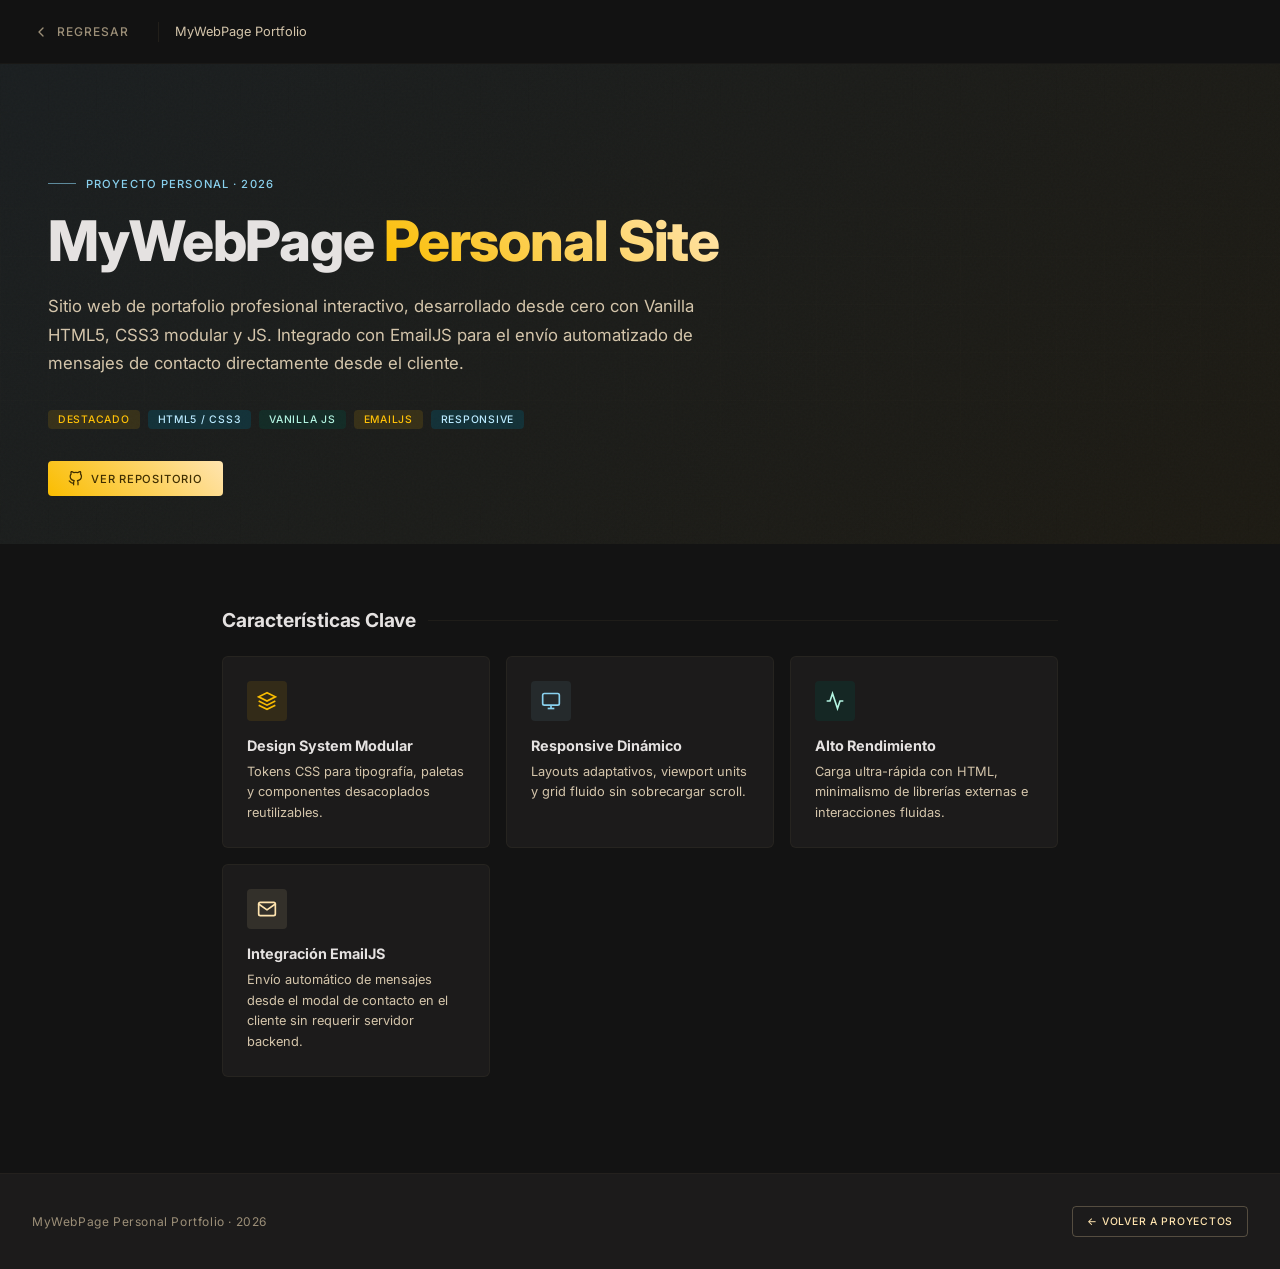
<file: pages/mywebpage_project_detail.html>
<!DOCTYPE html>
<html lang="es">

<head>
  <meta charset="UTF-8">
  <meta name="viewport" content="width=device-width, initial-scale=1.0">
  <title>MyWebPage Portfolio – Proyecto</title>
  <link rel="icon" type="image/svg+xml" href="../src/styles/imgs/favicon.svg">
  <link rel="preconnect" href="https://fonts.googleapis.com">
  <link
    href="https://fonts.googleapis.com/css2?family=Inter:wght@400;500;600;700;800&family=JetBrains+Mono:wght@400;500&display=swap"
    rel="stylesheet">
  <style>
    :root {
      --surface: #131313;
      --surface-low: #1C1B1B;
      --surface-high: #2A2A2A;
      --surface-highest: #353534;
      --primary: #FFE4AF;
      --primary-dim: #FABD00;
      --primary-container: #FFC107;
      --secondary: #89D0ED;
      --tertiary: #B3F4E1;
      --on-surface: #E5E2E1;
      --on-surface-variant: #D4C5AB;
      --outline: #9C8F78;
      --radius: 4px;
      --radius-md: 6px;
      --radius-lg: 10px;
      --font: 'Inter', system-ui, sans-serif;
      --mono: 'JetBrains Mono', monospace;
      --gold-grad: linear-gradient(45deg, #FABD00, #FFE4AF);
    }

    *,
    *::before,
    *::after {
      box-sizing: border-box;
      margin: 0;
      padding: 0
    }

    html {
      font-size: 16px;
      -webkit-font-smoothing: antialiased
    }

    body {
      font-family: var(--font);
      background: var(--surface);
      color: var(--on-surface);
      overflow-x: hidden
    }

    img {
      display: block;
      max-width: 100%
    }

    a {
      color: inherit;
      text-decoration: none
    }

    ul {
      list-style: none
    }

    /* ── NAV ── */
    .pnav {
      position: sticky;
      top: 0;
      z-index: 100;
      height: 64px;
      background: rgba(19, 19, 19, .85);
      backdrop-filter: blur(20px);
      border-bottom: 1px solid rgba(79, 70, 50, .12);
      display: flex;
      align-items: center;
      padding: 0 32px;
      gap: 16px
    }

    .pnav__back {
      display: inline-flex;
      align-items: center;
      gap: 8px;
      font-size: .75rem;
      font-weight: 500;
      letter-spacing: .08em;
      text-transform: uppercase;
      color: var(--outline);
      transition: all .2s;
      cursor: pointer;
      text-decoration: none;
      padding: 6px 12px;
      margin-left: -12px;
      border-radius: var(--radius-md);
      border: 1px solid transparent;
      background: transparent
    }

    .pnav__back:hover {
      color: var(--on-surface);
      background: rgba(255, 255, 255, 0.06);
      border-color: rgba(255, 255, 255, 0.1)
    }

    .pnav__back svg {
      width: 16px;
      height: 16px;
      flex-shrink: 0
    }

    .pnav__sep {
      width: 1px;
      height: 20px;
      background: rgba(79, 70, 50, .25)
    }

    .pnav__title {
      font-size: .8rem;
      color: var(--on-surface-variant);
      font-weight: 400
    }

    /* ── HERO ── */
    .phero {
      position: relative;
      min-height: 480px;
      display: flex;
      align-items: flex-end;
      overflow: hidden
    }

    .phero__bg-fallback {
      position: absolute;
      inset: 0;
      background: linear-gradient(135deg, rgba(137, 208, 237, .06) 0%, rgba(250, 189, 0, .04) 100%)
    }

    .phero__grid-lines {
      position: absolute;
      inset: 0;
      background-image: linear-gradient(rgba(79, 70, 50, .06) 1px, transparent 1px), linear-gradient(90deg, rgba(79, 70, 50, .06) 1px, transparent 1px);
      background-size: 48px 48px;
      mask-image: linear-gradient(to bottom, transparent, rgba(0, 0, 0, .5) 40%, rgba(0, 0, 0, .5) 70%, transparent)
    }

    .phero__noise {
      position: absolute;
      inset: 0;
      opacity: .025;
      background-image: url("data:image/svg+xml,%3Csvg viewBox='0 0 256 256' xmlns='http://www.w3.org/2000/svg'%3E%3Cfilter id='noise'%3E%3CfeTurbulence type='fractalNoise' baseFrequency='0.9' numOctaves='4' stitchTiles='stitch'/%3E%3C/filter%3E%3Crect width='100%25' height='100%25' filter='url(%23noise)'/%3E%3C/svg%3E")
    }

    .phero__content {
      position: relative;
      z-index: 1;
      padding: 64px 48px 48px;
      width: 100%;
      max-width: 900px
    }

    .phero__eyebrow {
      display: flex;
      align-items: center;
      gap: 10px;
      font-size: .7rem;
      font-weight: 500;
      letter-spacing: .1em;
      text-transform: uppercase;
      color: var(--secondary);
      margin-bottom: 20px
    }

    .phero__eyebrow::before {
      content: '';
      width: 28px;
      height: 1px;
      background: var(--secondary);
      opacity: .6
    }

    .phero__title {
      font-size: clamp(2rem, 5vw, 3.5rem);
      font-weight: 800;
      letter-spacing: -.02em;
      line-height: 1.1;
      color: var(--on-surface);
      margin-bottom: 20px
    }

    .phero__title .gold {
      background: var(--gold-grad);
      -webkit-background-clip: text;
      -webkit-text-fill-color: transparent;
      background-clip: text
    }

    .phero__desc {
      font-size: 1.05rem;
      color: var(--on-surface-variant);
      line-height: 1.7;
      max-width: 60ch;
      margin-bottom: 32px
    }

    .phero__tags {
      display: flex;
      flex-wrap: wrap;
      gap: 8px;
      margin-bottom: 32px
    }

    .tag {
      display: inline-flex;
      align-items: center;
      font-size: .65rem;
      font-weight: 500;
      letter-spacing: .07em;
      text-transform: uppercase;
      padding: 3px 10px;
      border-radius: var(--radius);
      background: rgba(0, 98, 123, .3);
      color: #BAEAFF;
      transition: background .2s
    }

    .tag--gold {
      background: rgba(250, 189, 0, .12);
      color: var(--primary-container)
    }

    .tag--teal {
      background: rgba(0, 77, 64, .3);
      color: var(--tertiary)
    }

    .phero__actions {
      display: flex;
      gap: 12px;
      flex-wrap: wrap
    }

    .btn {
      display: inline-flex;
      align-items: center;
      gap: 8px;
      font-family: var(--font);
      font-size: .7rem;
      font-weight: 500;
      letter-spacing: .07em;
      text-transform: uppercase;
      border-radius: var(--radius);
      padding: 10px 20px;
      transition: all .2s;
      cursor: pointer;
      border: none;
      white-space: nowrap
    }

    .btn-primary {
      background: var(--gold-grad);
      color: #3F2E00
    }

    .btn-primary:hover {
      filter: brightness(1.1)
    }

    .btn-secondary {
      background: transparent;
      color: var(--primary);
      border: 1px solid rgba(255, 228, 175, .25)
    }

    .btn-secondary:hover {
      background: var(--surface-high);
      border-color: rgba(255, 228, 175, .4)
    }

    .btn svg {
      width: 15px;
      height: 15px
    }

    /* ── MAIN CONTENT ── */
    .pmain {
      max-width: 900px;
      margin: 0 auto;
      padding: 0 32px 96px
    }

    /* ── SECTION CARDS ── */
    .psec {
      margin-top: 64px
    }

    .psec__title {
      font-size: 1.2rem;
      font-weight: 700;
      letter-spacing: -.01em;
      color: var(--on-surface);
      margin-bottom: 24px;
      display: flex;
      align-items: center;
      gap: 12px
    }

    .psec__title::after {
      content: '';
      flex: 1;
      height: 1px;
      background: rgba(79, 70, 50, .2)
    }

    .pgrid-3 {
      display: grid;
      grid-template-columns: repeat(auto-fit, minmax(240px, 1fr));
      gap: 16px
    }

    .outcome-card {
      background: var(--surface-low);
      border: 1px solid rgba(79, 70, 50, .2);
      border-radius: var(--radius-md);
      padding: 24px
    }

    .outcome-card__icon {
      width: 40px;
      height: 40px;
      border-radius: var(--radius);
      display: flex;
      align-items: center;
      justify-content: center;
      margin-bottom: 16px
    }

    .outcome-card__icon svg {
      width: 20px;
      height: 20px
    }

    .outcome-card__title {
      font-size: .9rem;
      font-weight: 700;
      color: var(--on-surface);
      margin-bottom: 8px
    }

    .outcome-card__text {
      font-size: .8rem;
      color: var(--on-surface-variant);
      line-height: 1.6
    }

    /* ── FOOTER ── */
    .pfooter {
      padding: 32px;
      border-top: 1px solid rgba(79, 70, 50, .15);
      display: flex;
      align-items: center;
      justify-content: space-between;
      background: var(--surface-low)
    }

    .pfooter__label {
      font-size: .75rem;
      color: var(--outline);
      letter-spacing: .05em
    }

    .pfooter__nav {
      display: flex;
      gap: 12px
    }

    /* ── REVEAL ANIM ── */
    .reveal {
      opacity: 0;
      transform: translateY(20px);
      transition: opacity .5s ease, transform .5s ease
    }

    .reveal.visible {
      opacity: 1;
      transform: translateY(0)
    }

    .reveal-delay-1 {
      transition-delay: 80ms
    }

    .reveal-delay-2 {
      transition-delay: 160ms
    }

    .reveal-delay-3 {
      transition-delay: 240ms
    }
  </style>
</head>

<body>

  <!-- NAV -->
  <nav class="pnav">
    <a href="../index.html#projects" class="pnav__back">
      <svg viewBox="0 0 24 24" fill="none" stroke="currentColor" stroke-width="2" stroke-linecap="round"
        stroke-linejoin="round">
        <polyline points="15 18 9 12 15 6" />
      </svg>
      Regresar
    </a>
    <div class="pnav__sep"></div>
    <span class="pnav__title">MyWebPage Portfolio</span>
  </nav>

  <!-- HERO -->
  <section class="phero">
    <div class="phero__bg-fallback"></div>
    <div class="phero__grid-lines"></div>
    <div class="phero__noise"></div>
    <div class="phero__content">
      <div class="phero__eyebrow reveal">Proyecto personal · 2026</div>
      <h1 class="phero__title reveal reveal-delay-1">MyWebPage <span class="gold">Personal Site</span></h1>
      <p class="phero__desc reveal reveal-delay-2">
        Sitio web de portafolio profesional interactivo, desarrollado desde cero con Vanilla HTML5, CSS3 modular y JS.
        Integrado con EmailJS para el envío automatizado de mensajes de contacto directamente desde el cliente.
      </p>
      <div class="phero__tags reveal reveal-delay-2">
        <span class="tag tag--gold">Destacado</span>
        <span class="tag">HTML5 / CSS3</span>
        <span class="tag tag--teal">Vanilla JS</span>
        <span class="tag tag--gold">EmailJS</span>
        <span class="tag">Responsive</span>
      </div>
      <div class="phero__actions reveal reveal-delay-3">
        <a href="https://github.com/TavoMtz" target="_blank" rel="noopener noreferrer" class="btn btn-primary"
          style="text-decoration:none;">
          <svg viewBox="0 0 24 24" fill="none" stroke="currentColor" stroke-width="2" stroke-linecap="round"
            stroke-linejoin="round">
            <path
              d="M9 19c-5 1.5-5-2.5-7-3m14 6v-3.87a3.37 3.37 0 0 0-.94-2.61c3.14-.35 6.44-1.54 6.44-7A5.44 5.44 0 0 0 20 4.77 5.07 5.07 0 0 0 19.91 1S18.73.65 16 2.48a13.38 13.38 0 0 0-7 0C6.27.65 5.09 1 5.09 1A5.07 5.07 0 0 0 5 4.77a5.44 5.44 0 0 0-1.5 3.78c0 5.42 3.3 6.61 6.44 7A3.37 3.37 0 0 0 9 18.13V22" />
          </svg>
          Ver repositorio
        </a>
      </div>
    </div>
  </section>

  <!-- MAIN -->
  <main class="pmain">

    <!-- ARQUITECTURA -->
    <section class="psec reveal">
      <h2 class="psec__title">Características Clave</h2>
      <div class="pgrid-3">
        <div class="outcome-card reveal reveal-delay-1">
          <div class="outcome-card__icon" style="background:rgba(250,189,0,.1)">
            <svg viewBox="0 0 24 24" fill="none" stroke="#FABD00" stroke-width="2">
              <path d="M12 2L2 7l10 5 10-5-10-5zM2 17l10 5 10-5M2 12l10 5 10-5" />
            </svg>
          </div>
          <div class="outcome-card__title">Design System Modular</div>
          <div class="outcome-card__text">Tokens CSS para tipografía, paletas y componentes desacoplados
            reutilizables.</div>
        </div>
        <div class="outcome-card reveal reveal-delay-2">
          <div class="outcome-card__icon" style="background:rgba(137,208,237,.08)">
            <svg viewBox="0 0 24 24" fill="none" stroke="#89D0ED" stroke-width="2">
              <rect x="2" y="3" width="20" height="14" rx="2" ry="2" />
              <line x1="8" y1="21" x2="16" y2="21" />
              <line x1="12" y1="17" x2="12" y2="21" />
            </svg>
          </div>
          <div class="outcome-card__title">Responsive Dinámico</div>
          <div class="outcome-card__text">Layouts adaptativos, viewport units y grid fluido sin
            sobrecargar scroll.</div>
        </div>
        <div class="outcome-card reveal reveal-delay-3">
          <div class="outcome-card__icon" style="background:rgba(0,77,64,.25)">
            <svg viewBox="0 0 24 24" fill="none" stroke="#B3F4E1" stroke-width="2">
              <polyline points="22 12 18 12 15 21 9 3 6 12 2 12" />
            </svg>
          </div>
          <div class="outcome-card__title">Alto Rendimiento</div>
          <div class="outcome-card__text">Carga ultra-rápida con HTML, minimalismo de librerías externas e interacciones
            fluidas.</div>
        </div>
        <div class="outcome-card reveal reveal-delay-3">
          <div class="outcome-card__icon" style="background:rgba(255,228,175,.1)">
            <svg viewBox="0 0 24 24" fill="none" stroke="#FFE4AF" stroke-width="2" stroke-linecap="round"
              stroke-linejoin="round">
              <path d="M4 4h16c1.1 0 2 .9 2 2v12c0 1.1-.9 2-2 2H4c-1.1 0-2-.9-2-2V6c0-1.1.9-2 2-2z" />
              <polyline points="22,6 12,13 2,6" />
            </svg>
          </div>
          <div class="outcome-card__title">Integración EmailJS</div>
          <div class="outcome-card__text">Envío automático de mensajes desde el modal de contacto en el cliente sin
            requerir servidor backend.</div>
        </div>
      </div>
    </section>

  </main>

  <!-- FOOTER STRIP -->
  <footer class="pfooter">
    <span class="pfooter__label">MyWebPage Personal Portfolio · 2026</span>
    <div class="pfooter__nav">
      <a href="../index.html#projects" class="btn btn-secondary"
        style="font-size:.65rem;padding:8px 14px;text-decoration:none;">← Volver a proyectos</a>
    </div>
  </footer>

  <script>
    // Reveal on scroll
    const observer = new IntersectionObserver(entries => {
      entries.forEach(e => { if (e.isIntersecting) e.target.classList.add('visible') });
    }, { threshold: 0.1 });
    document.querySelectorAll('.reveal').forEach(el => observer.observe(el));
  </script>
</body>

</html>
</file>
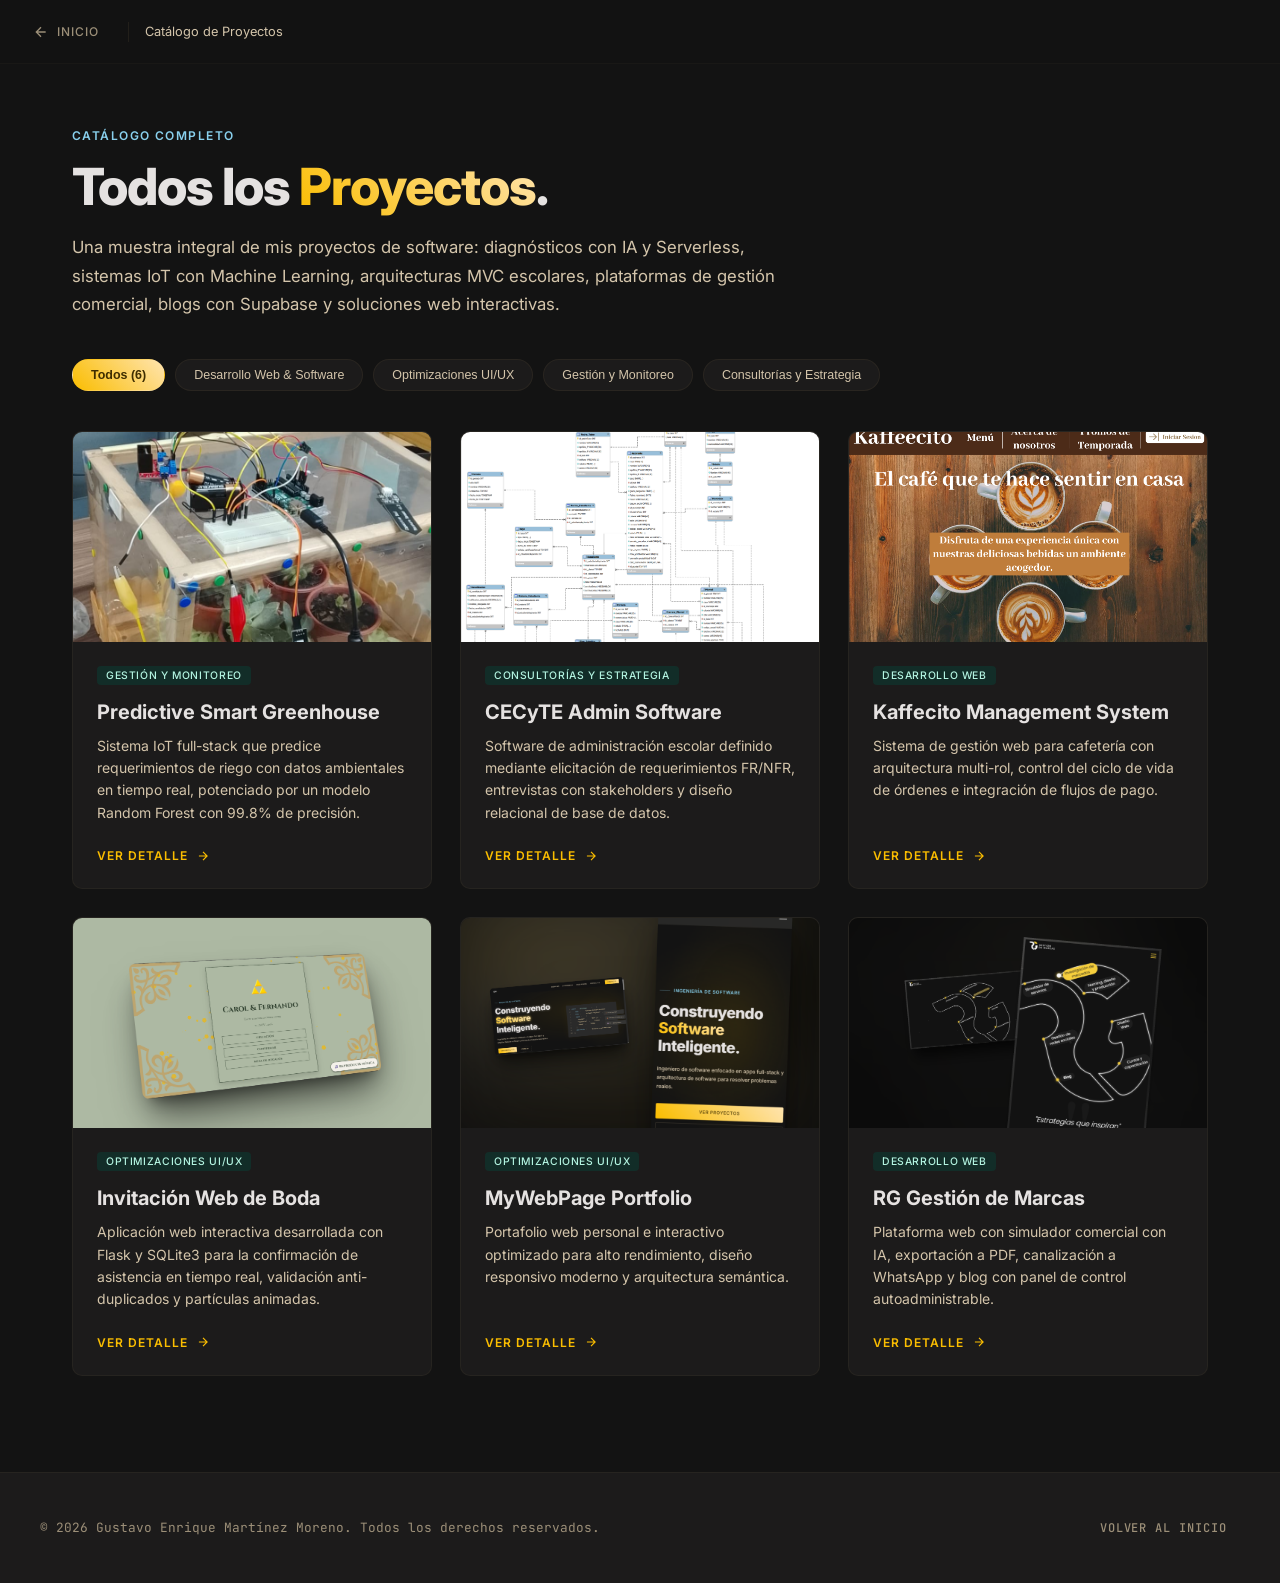
<file: pages/projects.html>
<!DOCTYPE html>
<html lang="es">

<head>
  <meta charset="UTF-8">
  <meta name="viewport" content="width=device-width, initial-scale=1.0">
  <title>Todos los Proyectos - Gustavo Martínez</title>
  <link rel="icon" type="image/svg+xml" href="../src/styles/imgs/favicon.svg">
  <link rel="preconnect" href="https://fonts.googleapis.com">
  <link
    href="https://fonts.googleapis.com/css2?family=Inter:wght@400;500;600;700;800&family=JetBrains+Mono:wght@400;500&display=swap"
    rel="stylesheet">
  <style>
    :root {
      --surface: #131313;
      --surface-low: #1C1B1B;
      --surface-high: #2A2A2A;
      --surface-highest: #353534;
      --primary: #FFE4AF;
      --primary-dim: #FABD00;
      --primary-container: #FFC107;
      --secondary: #89D0ED;
      --tertiary: #B3F4E1;
      --on-surface: #E5E2E1;
      --on-surface-variant: #D4C5AB;
      --outline: #9C8F78;
      --radius: 4px;
      --radius-md: 6px;
      --radius-lg: 10px;
      --font: 'Inter', system-ui, sans-serif;
      --mono: 'JetBrains Mono', monospace;
      --gold-grad: linear-gradient(45deg, #FABD00, #FFE4AF);
    }

    *,
    *::before,
    *::after {
      box-sizing: border-box;
      margin: 0;
      padding: 0;
    }

    html {
      font-size: 16px;
      -webkit-font-smoothing: antialiased;
      scroll-behavior: smooth;
    }

    body {
      font-family: var(--font);
      background: var(--surface);
      color: var(--on-surface);
      overflow-x: hidden;
      min-height: 100vh;
      display: flex;
      flex-direction: column;
    }

    img {
      display: block;
      max-width: 100%;
    }

    a {
      color: inherit;
      text-decoration: none;
    }

    /* NAV */
    .pnav {
      position: sticky;
      top: 0;
      z-index: 100;
      height: 64px;
      background: rgba(19, 19, 19, .85);
      backdrop-filter: blur(20px);
      border-bottom: 1px solid rgba(79, 70, 50, .12);
      display: flex;
      align-items: center;
      padding: 0 32px;
      gap: 16px
    }

    .pnav__back {
      display: inline-flex;
      align-items: center;
      gap: 8px;
      font-size: .75rem;
      font-weight: 500;
      letter-spacing: .08em;
      text-transform: uppercase;
      color: var(--outline);
      transition: all .2s;
      cursor: pointer;
      text-decoration: none;
      padding: 6px 12px;
      margin-left: -12px;
      border-radius: var(--radius-md);
      border: 1px solid transparent;
      background: transparent
    }

    .pnav__back:hover {
      color: var(--on-surface);
      background: rgba(255, 255, 255, 0.06);
      border-color: rgba(255, 255, 255, 0.1)
    }

    .pnav__back svg {
      width: 16px;
      height: 16px;
      flex-shrink: 0
    }

    .pnav__sep {
      width: 1px;
      height: 20px;
      background: rgba(79, 70, 50, .25)
    }

    .pnav__title {
      font-size: .8rem;
      color: var(--on-surface-variant);
      font-weight: 400
    }

    /* HERO HEADER */
    .pheader {
      position: relative;
      padding: 64px 32px 40px;
      max-width: 1200px;
      margin: 0 auto;
      width: 100%;
    }

    .pheader__eyebrow {
      font-size: .75rem;
      font-weight: 600;
      letter-spacing: .12em;
      text-transform: uppercase;
      color: var(--secondary);
      margin-bottom: 12px;
      display: block;
    }

    .pheader__title {
      font-size: clamp(2.2rem, 4vw, 3.2rem);
      font-weight: 800;
      letter-spacing: -.02em;
      color: var(--on-surface);
      margin-bottom: 16px;
    }

    .pheader__title .gold {
      background: var(--gold-grad);
      -webkit-background-clip: text;
      -webkit-text-fill-color: transparent;
    }

    .pheader__desc {
      font-size: 1.05rem;
      color: var(--on-surface-variant);
      max-width: 65ch;
      line-height: 1.7;
    }

    /* FILTERS */
    .pfilters {
      max-width: 1200px;
      margin: 0 auto 40px;
      padding: 0 32px;
      width: 100%;
      display: flex;
      flex-wrap: wrap;
      gap: 10px;
    }

    .filter-btn {
      background: var(--surface-low);
      border: 1px solid rgba(79, 70, 50, .25);
      color: var(--on-surface-variant);
      padding: 8px 18px;
      border-radius: 999px;
      font-size: .78rem;
      font-weight: 500;
      cursor: pointer;
      transition: all .2s;
    }

    .filter-btn:hover {
      border-color: rgba(250, 189, 0, .4);
      color: var(--on-surface);
    }

    .filter-btn.active {
      background: var(--gold-grad);
      color: #3F2E00;
      border-color: transparent;
      font-weight: 600;
    }

    /* PROJECTS GRID */
    .pcontainer {
      max-width: 1200px;
      margin: 0 auto;
      padding: 0 32px 96px;
      width: 100%;
      flex: 1;
    }

    .pgrid {
      display: grid;
      grid-template-columns: repeat(auto-fill, minmax(340px, 1fr));
      gap: 28px;
    }

    /* CARD DESIGN */
    .pcard {
      background: var(--surface-low);
      border: 1px solid rgba(79, 70, 50, .2);
      border-radius: var(--radius-lg);
      overflow: hidden;
      display: flex;
      flex-direction: column;
      transition: transform .3s cubic-bezier(0.16, 1, 0.3, 1), border-color .3s, box-shadow .3s;
    }

    .pcard:hover {
      transform: translateY(-4px);
      border-color: rgba(250, 189, 0, .35);
      box-shadow: 0 12px 32px rgba(0, 0, 0, .4);
    }

    .pcard__img-wrap {
      position: relative;
      height: 210px;
      background: var(--surface-high);
      overflow: hidden;
    }

    .pcard__img-wrap img {
      width: 100%;
      height: 100%;
      object-fit: cover;
      transition: transform .5s ease;
    }

    .pcard:hover .pcard__img-wrap img {
      transform: scale(1.04);
    }

    .pcard__body {
      padding: 24px;
      flex: 1;
      display: flex;
      flex-direction: column;
    }

    .pcard__tags {
      display: flex;
      flex-wrap: wrap;
      gap: 6px;
      margin-bottom: 14px;
    }

    .tag {
      font-size: .65rem;
      font-weight: 500;
      letter-spacing: .06em;
      text-transform: uppercase;
      padding: 3px 9px;
      border-radius: var(--radius);
      background: rgba(0, 98, 123, .3);
      color: #BAEAFF;
    }

    .tag--gold {
      background: rgba(250, 189, 0, .15);
      color: var(--primary-container);
    }

    .tag--teal {
      background: rgba(0, 77, 64, .35);
      color: var(--tertiary);
    }

    .pcard__title {
      font-size: 1.25rem;
      font-weight: 700;
      color: var(--on-surface);
      margin-bottom: 10px;
      line-height: 1.3;
    }

    .pcard__desc {
      font-size: .875rem;
      color: var(--on-surface-variant);
      line-height: 1.6;
      margin-bottom: 20px;
      flex: 1;
    }

    .pcard__footer {
      margin-top: auto;
    }

    .btn-tertiary {
      display: inline-flex;
      align-items: center;
      gap: 8px;
      font-size: .75rem;
      font-weight: 600;
      letter-spacing: .08em;
      text-transform: uppercase;
      color: var(--primary-dim);
      transition: gap .2s, color .2s;
    }

    .pcard:hover .btn-tertiary {
      color: var(--primary);
      gap: 12px;
    }

    /* FOOTER */
    .pfooter {
      border-top: 1px solid rgba(79, 70, 50, .2);
      padding: 40px 32px;
      margin-top: auto;
      background: var(--surface-low);
    }

    .pfooter__inner {
      max-width: 1200px;
      margin: 0 auto;
      display: flex;
      justify-content: space-between;
      align-items: center;
      flex-wrap: wrap;
      gap: 16px;
      font-size: .8rem;
      color: var(--outline);
      font-family: var(--mono);
    }

    @media(max-width: 768px) {

      .pnav,
      .pheader,
      .pfilters,
      .pcontainer,
      .pfooter {
        padding-left: 20px;
        padding-right: 20px;
      }

      .pgrid {
        grid-template-columns: 1fr;
      }
    }
  </style>
</head>

<body>

  <nav class="pnav">
    <a href="../index.html" class="pnav__back">
      <svg viewBox="0 0 24 24" fill="none" stroke="currentColor" stroke-width="2">
        <path d="M19 12H5M12 19l-7-7 7-7" />
      </svg>
      Inicio
    </a>
    <div class="pnav__sep"></div>
    <span class="pnav__title">Catálogo de Proyectos</span>
  </nav>

  <header class="pheader">
    <span class="pheader__eyebrow">Catálogo Completo</span>
    <h1 class="pheader__title">Todos los <span class="gold">Proyectos</span>.</h1>
    <p class="pheader__desc">
      Una muestra integral de mis proyectos de software: diagnósticos con IA y Serverless, sistemas IoT con Machine Learning, arquitecturas MVC escolares,
      plataformas de gestión comercial, blogs con Supabase y soluciones web interactivas.
    </p>
  </header>

  <div class="pfilters">
    <button class="filter-btn active" data-filter="all">Todos (6)</button>
    <button class="filter-btn" data-filter="webdev">Desarrollo Web &amp; Software</button>
    <button class="filter-btn" data-filter="uiux">Optimizaciones UI/UX</button>
    <button class="filter-btn" data-filter="monitoring">Gestión y Monitoreo</button>
    <button class="filter-btn" data-filter="consulting">Consultorías y Estrategia</button>
  </div>

  <main class="pcontainer">
    <div class="pgrid" id="projects-grid">

      <!-- PROJECT 1 -->
      <article class="pcard" data-category="monitoring">
        <div class="pcard__img-wrap">
          <img src="../src/styles/imgs/Invernadero.jpeg" alt="Predictive Smart Greenhouse">
        </div>
        <div class="pcard__body">
          <div class="pcard__tags">
            <span class="tag tag--teal">Gestión y Monitoreo</span>
          </div>
          <h2 class="pcard__title">Predictive Smart Greenhouse</h2>
          <p class="pcard__desc">
            Sistema IoT full-stack que predice requerimientos de riego con datos ambientales en tiempo real, potenciado
            por un modelo Random Forest con 99.8% de precisión.
          </p>
          <div class="pcard__footer">
            <a href="greenhouse_project_detail.html" class="btn-tertiary">
              Ver detalle
              <svg width="14" height="14" viewBox="0 0 24 24" fill="none" stroke="currentColor" stroke-width="2">
                <path d="M5 12h14M12 5l7 7-7 7" />
              </svg>
            </a>
          </div>
        </div>
      </article>

      <!-- PROJECT 2 -->
      <article class="pcard" data-category="consulting">
        <div class="pcard__img-wrap">
          <img src="../src/styles/imgs/ERD_CECYTE.png" alt="CECyTE Admin Software">
        </div>
        <div class="pcard__body">
          <div class="pcard__tags">
            <span class="tag tag--teal">Consultorías y Estrategia</span>
          </div>
          <h2 class="pcard__title">CECyTE Admin Software</h2>
          <p class="pcard__desc">
            Software de administración escolar definido mediante elicitación de requerimientos FR/NFR, entrevistas con
            stakeholders y diseño relacional de base de datos.
          </p>
          <div class="pcard__footer">
            <a href="cecyte_project_detail.html" class="btn-tertiary">
              Ver detalle
              <svg width="14" height="14" viewBox="0 0 24 24" fill="none" stroke="currentColor" stroke-width="2">
                <path d="M5 12h14M12 5l7 7-7 7" />
              </svg>
            </a>
          </div>
        </div>
      </article>

      <!-- PROJECT 3 -->
      <article class="pcard" data-category="webdev">
        <div class="pcard__img-wrap">
          <img src="../src/styles/imgs/Kaffecito.png" alt="Kaffecito Management System">
        </div>
        <div class="pcard__body">
          <div class="pcard__tags">
            <span class="tag tag--teal">Desarrollo Web</span>
          </div>
          <h2 class="pcard__title">Kaffecito Management System</h2>
          <p class="pcard__desc">
            Sistema de gestión web para cafetería con arquitectura multi-rol, control del ciclo de vida de órdenes e
            integración de flujos de pago.
          </p>
          <div class="pcard__footer">
            <a href="kaffecito_project_detail.html" class="btn-tertiary">
              Ver detalle
              <svg width="14" height="14" viewBox="0 0 24 24" fill="none" stroke="currentColor" stroke-width="2">
                <path d="M5 12h14M12 5l7 7-7 7" />
              </svg>
            </a>
          </div>
        </div>
      </article>

      <!-- PROJECT 4 (NEW WEDDING INVITATION) -->
      <article class="pcard" data-category="uiux">
        <div class="pcard__img-wrap">
          <img src="../src/styles/imgs/BodaPrecentacion.png" alt="Invitación Web Interactiva de Boda">
        </div>
        <div class="pcard__body">
          <div class="pcard__tags">
            <span class="tag tag--teal">Optimizaciones UI/UX</span>
          </div>
          <h2 class="pcard__title">Invitación Web de Boda</h2>
          <p class="pcard__desc">
            Aplicación web interactiva desarrollada con Flask y SQLite3 para la confirmación de asistencia en tiempo
            real, validación anti-duplicados y partículas animadas.
          </p>
          <div class="pcard__footer">
            <a href="wedding_invitation_project_detail.html" class="btn-tertiary">
              Ver detalle
              <svg width="14" height="14" viewBox="0 0 24 24" fill="none" stroke="currentColor" stroke-width="2">
                <path d="M5 12h14M12 5l7 7-7 7" />
              </svg>
            </a>
          </div>
        </div>
      </article>

      <!-- PROJECT 5 -->
      <article class="pcard" data-category="uiux">
        <div class="pcard__img-wrap">
          <img src="../src/styles/imgs/portadaMyPortafolio.png" alt="MyWebPage Portfolio">
        </div>
        <div class="pcard__body">
          <div class="pcard__tags">
            <span class="tag tag--teal">Optimizaciones UI/UX</span>
          </div>
          <h2 class="pcard__title">MyWebPage Portfolio</h2>
          <p class="pcard__desc">
            Portafolio web personal e interactivo optimizado para alto rendimiento, diseño responsivo moderno y
            arquitectura semántica.
          </p>
          <div class="pcard__footer">
            <a href="mywebpage_project_detail.html" class="btn-tertiary">
              Ver detalle
              <svg width="14" height="14" viewBox="0 0 24 24" fill="none" stroke="currentColor" stroke-width="2">
                <path d="M5 12h14M12 5l7 7-7 7" />
              </svg>
            </a>
          </div>
        </div>
      </article>

      <!-- PROJECT 6 (RG GESTIÓN DE MARCAS) -->
      <article class="pcard" data-category="webdev">
        <div class="pcard__img-wrap">
          <img src="../src/styles/imgs/portadaRG.png" alt="RG Gestión de Marcas">
        </div>
        <div class="pcard__body">
          <div class="pcard__tags">
            <span class="tag tag--teal">Desarrollo Web</span>
          </div>
          <h2 class="pcard__title">RG Gestión de Marcas</h2>
          <p class="pcard__desc">
            Plataforma web con simulador comercial con IA, exportación a PDF, canalización a WhatsApp y blog con panel de control autoadministrable.
          </p>
          <div class="pcard__footer">
            <a href="rg_project_detail.html" class="btn-tertiary">
              Ver detalle
              <svg width="14" height="14" viewBox="0 0 24 24" fill="none" stroke="currentColor" stroke-width="2">
                <path d="M5 12h14M12 5l7 7-7 7" />
              </svg>
            </a>
          </div>
        </div>
      </article>

    </div>
  </main>

  <footer class="pfooter">
    <div class="pfooter__inner">
      <span>© 2026 Gustavo Enrique Martínez Moreno. Todos los derechos reservados.</span>
      <a href="../index.html" class="pnav__back">Volver al inicio</a>
    </div>
  </footer>

  <script>
    // Filter interaction
    const filterBtns = document.querySelectorAll('.filter-btn');
    const projectCards = document.querySelectorAll('.pcard');

    filterBtns.forEach(btn => {
      btn.addEventListener('click', () => {
        filterBtns.forEach(b => b.classList.remove('active'));
        btn.classList.add('active');

        const filter = btn.getAttribute('data-filter');

        projectCards.forEach(card => {
          const categories = card.getAttribute('data-category').split(' ');
          if (filter === 'all' || categories.includes(filter)) {
            card.style.display = 'flex';
          } else {
            card.style.display = 'none';
          }
        });
      });
    });
  </script>

</body>

</html>
</file>
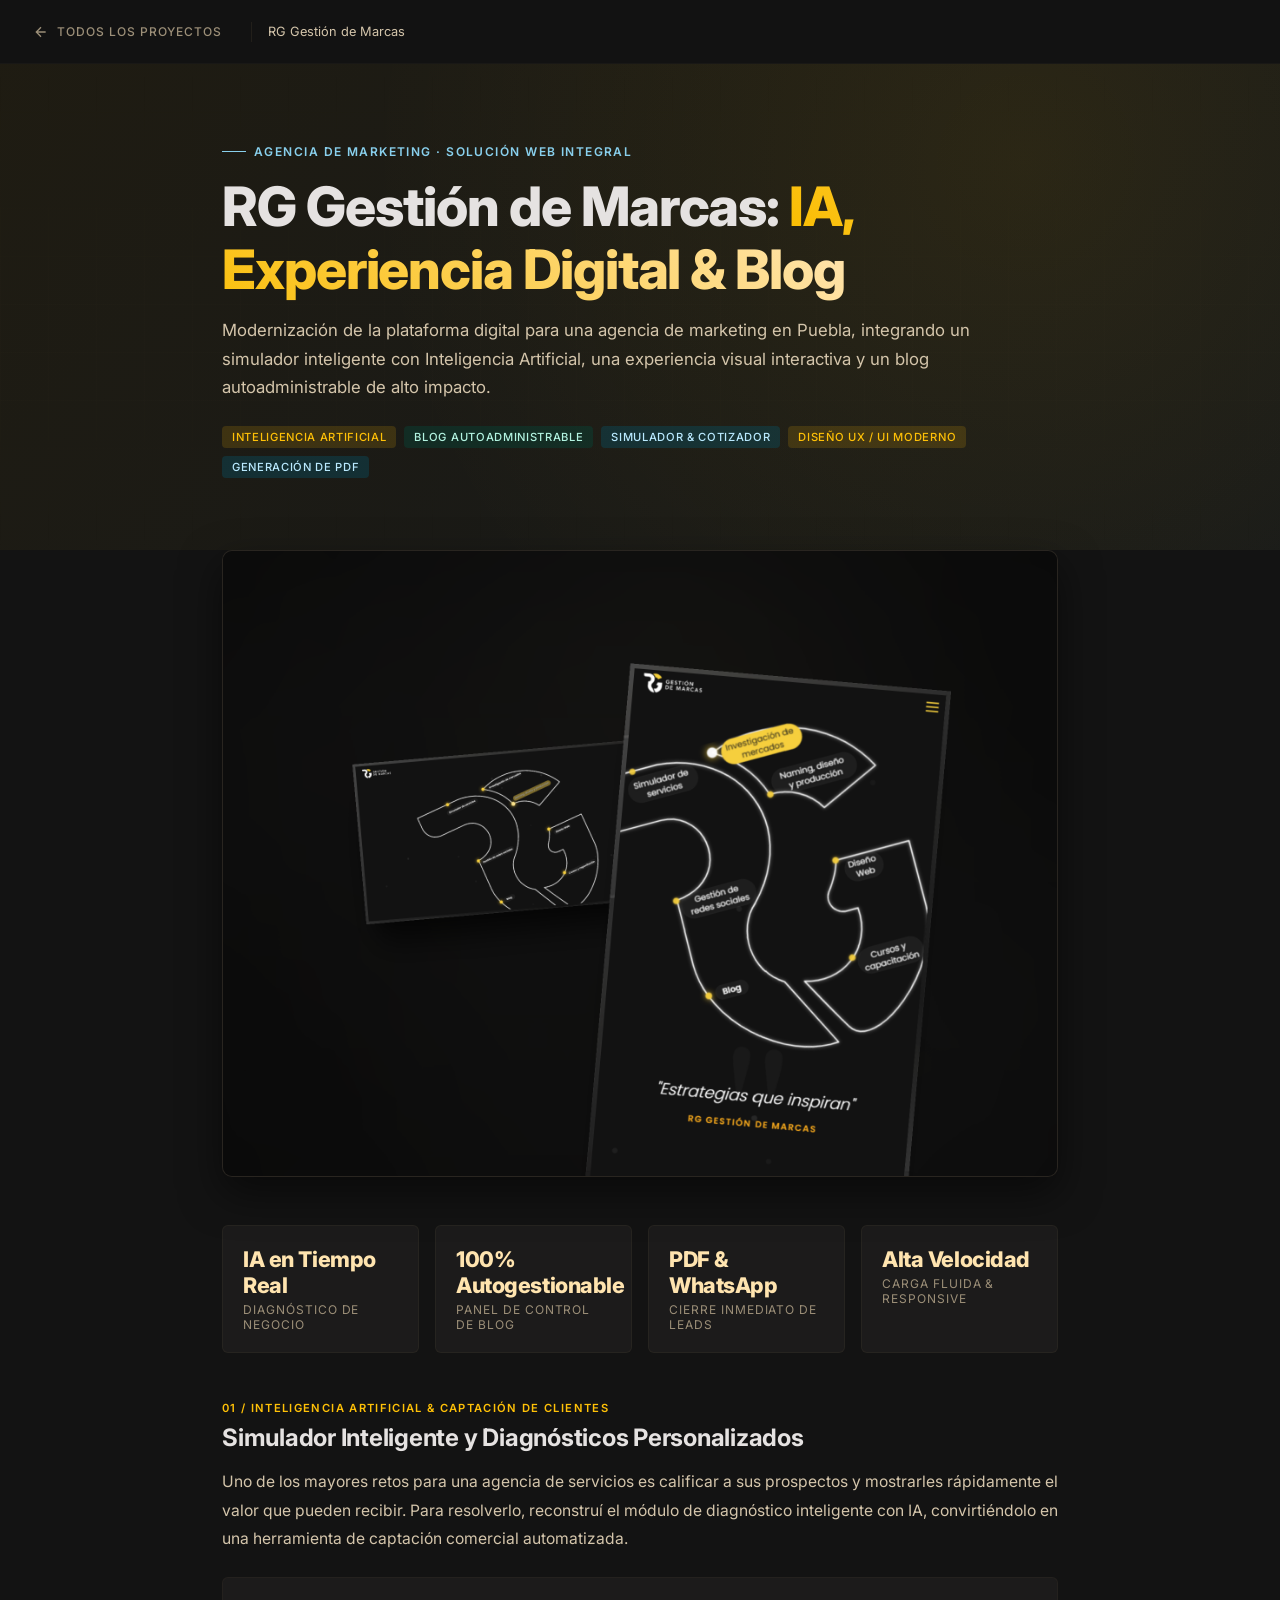
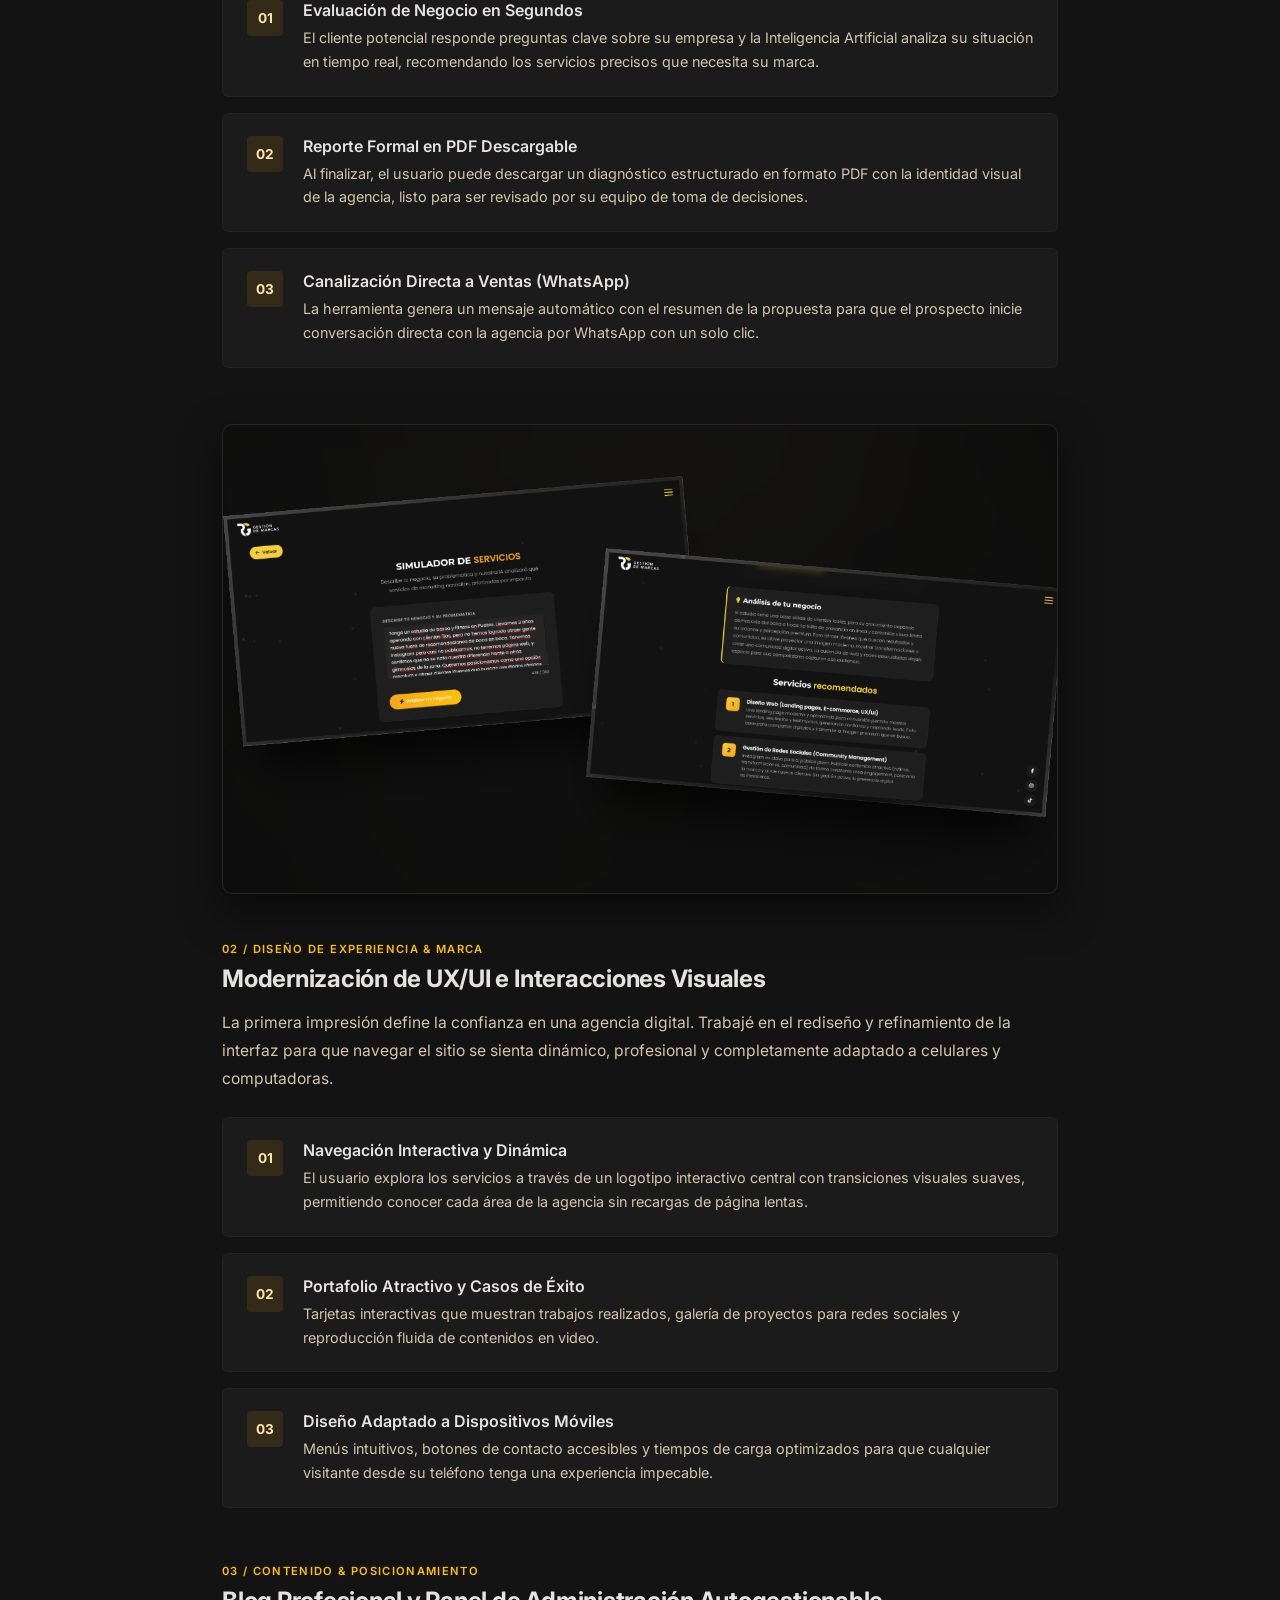
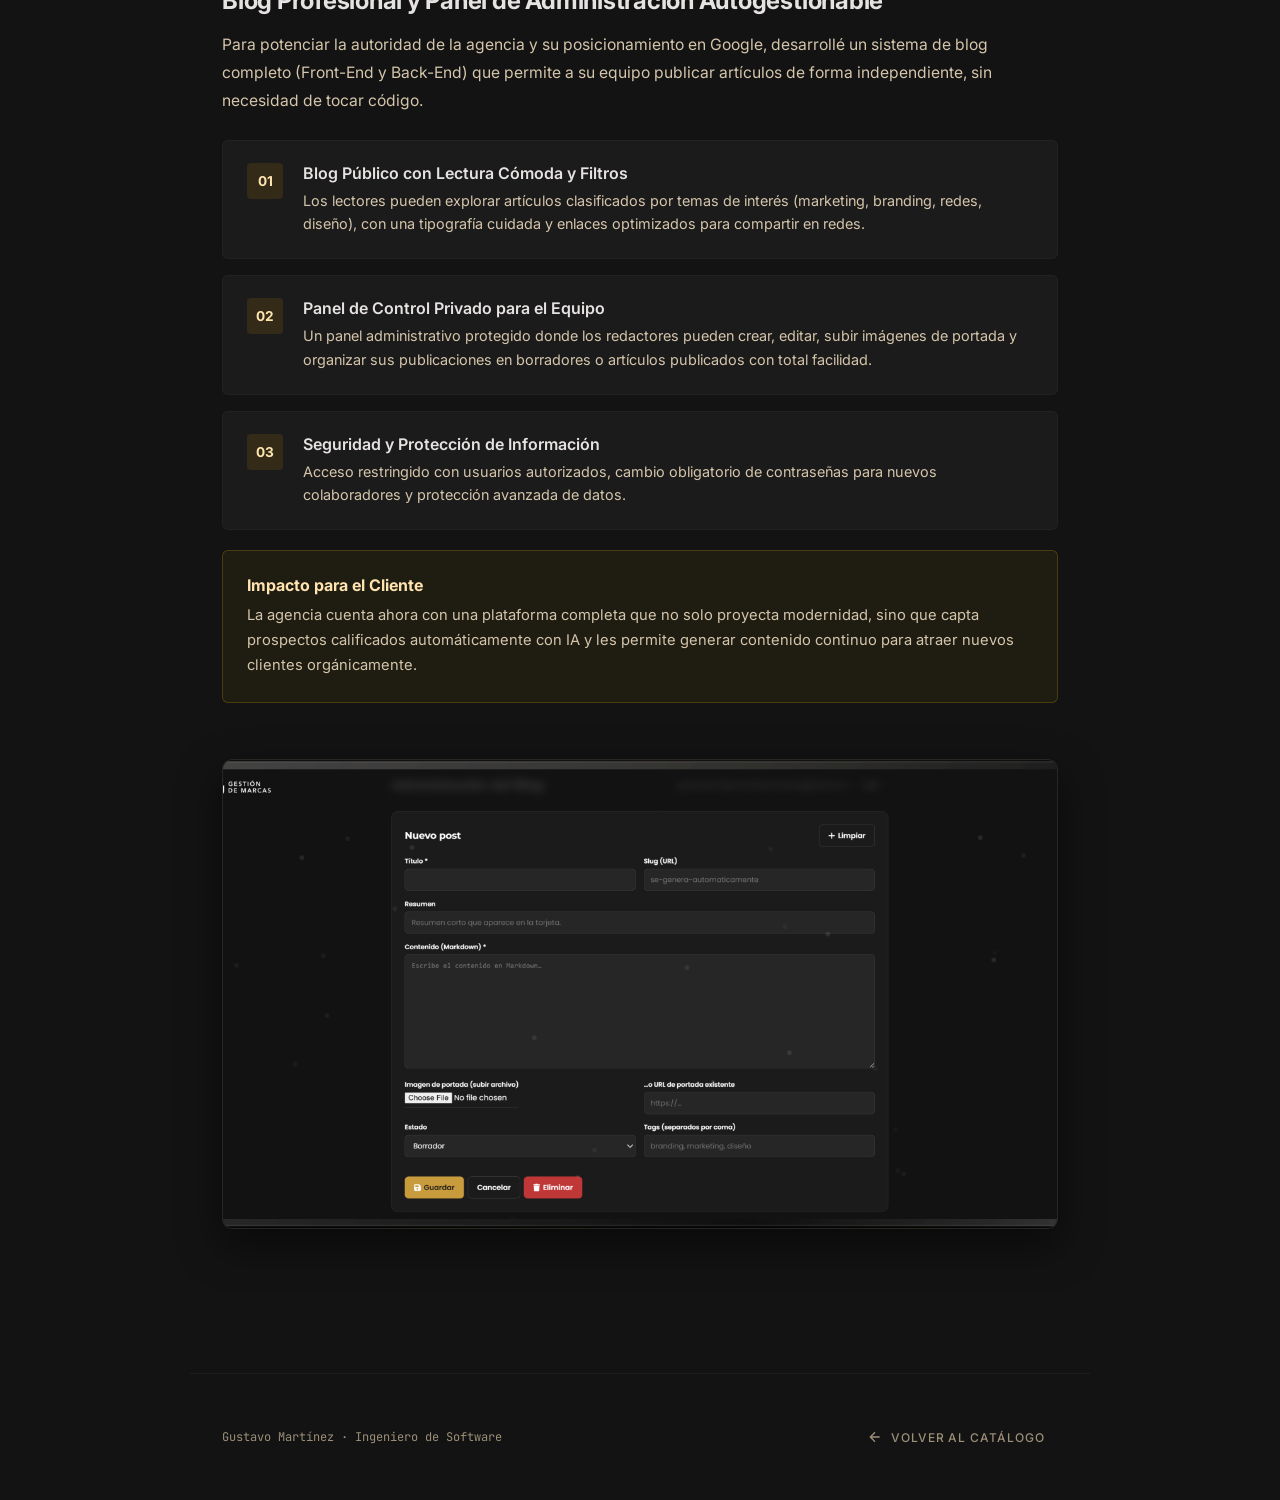
<file: pages/rg_project_detail.html>
<!DOCTYPE html>
<html lang="es">

<head>
  <meta charset="UTF-8">
  <meta name="viewport" content="width=device-width, initial-scale=1.0">
  <title>RG Gestión de Marcas – Plataforma Web, IA & Blog</title>
  <link rel="icon" type="image/svg+xml" href="../src/styles/imgs/favicon.svg">
  <link rel="preconnect" href="https://fonts.googleapis.com">
  <link
    href="https://fonts.googleapis.com/css2?family=Inter:wght@400;500;600;700;800&family=JetBrains+Mono:wght@400;500&display=swap"
    rel="stylesheet">
  <style>
    :root {
      --surface: #131313;
      --surface-low: #1C1B1B;
      --surface-high: #2A2A2A;
      --surface-highest: #353534;
      --primary: #FFE4AF;
      --primary-dim: #FABD00;
      --primary-container: #FFC107;
      --secondary: #89D0ED;
      --tertiary: #B3F4E1;
      --on-surface: #E5E2E1;
      --on-surface-variant: #D4C5AB;
      --outline: #9C8F78;
      --radius: 4px;
      --radius-md: 6px;
      --radius-lg: 10px;
      --font: 'Inter', system-ui, sans-serif;
      --mono: 'JetBrains Mono', monospace;
      --gold-grad: linear-gradient(45deg, #FABD00, #FFE4AF);
    }

    *,
    *::before,
    *::after {
      box-sizing: border-box;
      margin: 0;
      padding: 0;
    }

    html {
      font-size: 16px;
      -webkit-font-smoothing: antialiased;
    }

    body {
      font-family: var(--font);
      background: var(--surface);
      color: var(--on-surface);
      overflow-x: hidden;
    }

    img {
      display: block;
      max-width: 100%;
    }

    a {
      color: inherit;
      text-decoration: none;
    }

    ul {
      list-style: none;
    }

    /* ── NAV ── */
    .pnav {
      position: sticky;
      top: 0;
      z-index: 100;
      height: 64px;
      background: rgba(19, 19, 19, .85);
      backdrop-filter: blur(20px);
      border-bottom: 1px solid rgba(79, 70, 50, .12);
      display: flex;
      align-items: center;
      padding: 0 32px;
      gap: 16px;
    }

    .pnav__back {
      display: inline-flex;
      align-items: center;
      gap: 8px;
      font-size: .75rem;
      font-weight: 500;
      letter-spacing: .08em;
      text-transform: uppercase;
      color: var(--outline);
      transition: all .2s;
      cursor: pointer;
      text-decoration: none;
      padding: 6px 12px;
      margin-left: -12px;
      border-radius: var(--radius-md);
      border: 1px solid transparent;
      background: transparent;
    }

    .pnav__back:hover {
      color: var(--on-surface);
      background: rgba(255, 255, 255, 0.06);
      border-color: rgba(255, 255, 255, 0.1);
    }

    .pnav__back svg {
      width: 16px;
      height: 16px;
      flex-shrink: 0;
    }

    .pnav__sep {
      width: 1px;
      height: 20px;
      background: rgba(79, 70, 50, .25);
    }

    .pnav__title {
      font-size: .8rem;
      color: var(--on-surface-variant);
      font-weight: 400;
    }

    /* ── HERO ── */
    .phero {
      position: relative;
      min-height: 480px;
      display: flex;
      align-items: flex-end;
      overflow: hidden;
    }

    .phero__bg-fallback {
      position: absolute;
      inset: 0;
      background: linear-gradient(135deg, rgba(250, 189, 0, .05) 0%, rgba(137, 208, 237, .03) 100%);
    }

    .phero__grid-lines {
      position: absolute;
      inset: 0;
      background-image: linear-gradient(rgba(79, 70, 50, .06) 1px, transparent 1px), linear-gradient(90deg, rgba(79, 70, 50, .06) 1px, transparent 1px);
      background-size: 48px 48px;
      mask-image: linear-gradient(to bottom, transparent, rgba(0, 0, 0, .5) 40%, rgba(0, 0, 0, .5) 70%, transparent);
    }

    .phero__noise {
      position: absolute;
      inset: 0;
      background: radial-gradient(circle at 80% 20%, rgba(250, 189, 0, .08) 0%, transparent 60%);
      pointer-events: none;
    }

    .phero__content {
      position: relative;
      z-index: 1;
      max-width: 900px;
      margin: 0 auto;
      padding: 80px 32px 48px;
      width: 100%;
    }

    .phero__eyebrow {
      font-size: .75rem;
      font-weight: 600;
      letter-spacing: .12em;
      text-transform: uppercase;
      color: var(--secondary);
      margin-bottom: 16px;
      display: flex;
      align-items: center;
      gap: 8px;
    }

    .phero__eyebrow::before {
      content: '';
      width: 24px;
      height: 1px;
      background: var(--secondary);
    }

    .phero__title {
      font-size: clamp(2.2rem, 4.5vw, 3.4rem);
      font-weight: 800;
      letter-spacing: -.02em;
      line-height: 1.15;
      color: var(--on-surface);
      margin-bottom: 16px;
    }

    .phero__title .gold {
      background: var(--gold-grad);
      -webkit-background-clip: text;
      -webkit-text-fill-color: transparent;
    }

    .phero__desc {
      font-size: 1.05rem;
      color: var(--on-surface-variant);
      line-height: 1.7;
      max-width: 68ch;
      margin-bottom: 24px;
    }

    .phero__tags {
      display: flex;
      flex-wrap: wrap;
      gap: 8px;
      margin-bottom: 24px;
    }

    .tag {
      font-size: .7rem;
      font-weight: 500;
      letter-spacing: .06em;
      text-transform: uppercase;
      padding: 4px 10px;
      border-radius: var(--radius);
      background: rgba(0, 98, 123, .3);
      color: #BAEAFF;
    }

    .tag--gold {
      background: rgba(250, 189, 0, .15);
      color: var(--primary-container);
    }

    .tag--teal {
      background: rgba(0, 77, 64, .35);
      color: var(--tertiary);
    }

    /* ── MAIN CONTENT ── */
    .pmain {
      max-width: 900px;
      margin: 0 auto;
      padding: 0 32px 96px;
      width: 100%;
    }

    /* CONTENEDOR DE IMAGEN / PLACEHOLDER */
    .img-container {
      width: 100%;
      border-radius: var(--radius-lg);
      overflow: hidden;
      border: 1px solid rgba(79, 70, 50, .25);
      background: var(--surface-low);
      margin-bottom: 48px;
      box-shadow: 0 16px 40px rgba(0, 0, 0, .5);
      position: relative;
    }

    .img-container img {
      width: 100%;
      height: auto;
      display: block;
    }

    /* Enfoque optimizado para mockups con márgenes/canvas amplio */
    .img-container--crop {
      height: clamp(340px, 45vw, 470px);
      display: flex;
      align-items: center;
      justify-content: center;
      position: relative;
    }

    .img-container--crop img {
      width: 100%;
      height: 100%;
      object-fit: cover;
      object-position: center;
      transform: scale(1.45);
      transition: transform 0.4s cubic-bezier(0.16, 1, 0.3, 1);
    }

    .img-container--crop:hover img {
      transform: scale(1.50);
    }

    /* Placeholder visual para slots de imagen */
    .img-placeholder {
      min-height: 340px;
      display: flex;
      flex-direction: column;
      align-items: center;
      justify-content: center;
      background: linear-gradient(135deg, var(--surface-low) 0%, var(--surface-high) 100%);
      padding: 40px 20px;
      text-align: center;
      color: var(--on-surface-variant);
      gap: 12px;
      border: 2px dashed rgba(250, 189, 0, 0.25);
      border-radius: var(--radius-lg);
    }

    .img-placeholder svg {
      width: 48px;
      height: 48px;
      color: var(--primary-dim);
      opacity: 0.8;
    }

    .img-placeholder__title {
      font-size: 1rem;
      font-weight: 600;
      color: var(--on-surface);
    }

    .img-placeholder__hint {
      font-size: 0.8rem;
      color: var(--outline);
      font-family: var(--mono);
    }

    /* METRICS GRID */
    .metrics-grid {
      display: grid;
      grid-template-columns: repeat(auto-fit, minmax(180px, 1fr));
      gap: 16px;
      margin-bottom: 48px;
    }

    .mcard {
      background: var(--surface-low);
      border: 1px solid rgba(79, 70, 50, .2);
      border-radius: var(--radius-md);
      padding: 20px;
    }

    .mcard__val {
      font-size: 1.35rem;
      font-weight: 800;
      color: var(--primary);
      margin-bottom: 4px;
      letter-spacing: -.02em;
    }

    .mcard__label {
      font-size: .75rem;
      color: var(--outline);
      text-transform: uppercase;
      letter-spacing: .08em;
    }

    /* SECCIONES */
    .sec {
      margin-bottom: 56px;
    }

    .sec-label {
      font-size: .7rem;
      font-weight: 600;
      letter-spacing: .12em;
      text-transform: uppercase;
      color: var(--primary-container);
      margin-bottom: 8px;
      display: block;
    }

    .sec-title {
      font-size: 1.5rem;
      font-weight: 700;
      letter-spacing: -.01em;
      color: var(--on-surface);
      margin-bottom: 16px;
    }

    .sec-body {
      font-size: .98rem;
      color: var(--on-surface-variant);
      line-height: 1.8;
      margin-bottom: 16px;
    }

    .sec-body strong {
      color: var(--on-surface);
      font-weight: 600;
    }

    /* FEATURE LIST */
    .psteps {
      display: flex;
      flex-direction: column;
      gap: 16px;
      margin-top: 24px;
    }

    .pstep {
      background: var(--surface-low);
      border: 1px solid rgba(79, 70, 50, .15);
      border-radius: var(--radius-md);
      padding: 22px 24px;
      display: flex;
      align-items: flex-start;
      gap: 20px;
    }

    .pstep__num {
      font-size: .85rem;
      font-weight: 700;
      color: var(--primary);
      background: rgba(250, 189, 0, .1);
      width: 36px;
      height: 36px;
      border-radius: var(--radius);
      display: flex;
      align-items: center;
      justify-content: center;
      flex-shrink: 0;
    }

    .pstep__content {
      flex: 1;
    }

    .pstep__title {
      font-size: 1rem;
      font-weight: 600;
      color: var(--on-surface);
      margin-bottom: 6px;
    }

    .pstep__text {
      font-size: .9rem;
      color: var(--on-surface-variant);
      line-height: 1.65;
    }

    /* CALLOUT BOX */
    .highlight-card {
      background: rgba(250, 189, 0, 0.05);
      border: 1px solid rgba(250, 189, 0, 0.2);
      border-radius: var(--radius-md);
      padding: 24px;
      margin-top: 20px;
    }

    .highlight-card__title {
      font-size: 1rem;
      font-weight: 700;
      color: var(--primary);
      margin-bottom: 8px;
    }

    .highlight-card__text {
      font-size: 0.92rem;
      color: var(--on-surface-variant);
      line-height: 1.7;
    }

    /* FOOTER */
    .pfooter {
      border-top: 1px solid rgba(79, 70, 50, .2);
      padding: 48px 32px;
      display: flex;
      align-items: center;
      justify-content: space-between;
      gap: 20px;
      flex-wrap: wrap;
      max-width: 900px;
      margin: 0 auto;
    }

    .pfooter__label {
      font-size: .75rem;
      color: var(--outline);
      font-family: var(--mono);
    }

    @media(max-width:640px) {
      .pnav {
        padding: 0 16px;
      }

      .phero__content {
        padding: 40px 20px 32px;
      }

      .pmain {
        padding: 0 20px 64px;
      }

      .pstep {
        flex-direction: column;
        gap: 12px;
      }
    }
  </style>
</head>

<body>

  <nav class="pnav">
    <a href="projects.html" class="pnav__back">
      <svg viewBox="0 0 24 24" fill="none" stroke="currentColor" stroke-width="2">
        <path d="M19 12H5M12 19l-7-7 7-7" />
      </svg>
      Todos los proyectos
    </a>
    <div class="pnav__sep"></div>
    <span class="pnav__title">RG Gestión de Marcas</span>
  </nav>

  <header class="phero">
    <div class="phero__bg-fallback"></div>
    <div class="phero__grid-lines"></div>
    <div class="phero__noise"></div>
    <div class="phero__content">
      <div class="phero__eyebrow">Agencia de Marketing &middot; Solución Web Integral</div>
      <h1 class="phero__title">RG Gestión de Marcas: <span class="gold">IA, Experiencia Digital &amp; Blog</span></h1>
      <p class="phero__desc">
        Modernización de la plataforma digital para una agencia de marketing en Puebla, integrando un simulador
        inteligente con Inteligencia Artificial, una experiencia visual interactiva y un blog autoadministrable de alto
        impacto.
      </p>
      <div class="phero__tags">
        <span class="tag tag--gold">Inteligencia Artificial</span>
        <span class="tag tag--teal">Blog Autoadministrable</span>
        <span class="tag">Simulador &amp; Cotizador</span>
        <span class="tag tag--gold">Diseño UX / UI Moderno</span>
        <span class="tag">Generación de PDF</span>
      </div>
    </div>
  </header>

  <main class="pmain">

    <!-- SLOT 1: IMAGEN PRINCIPAL / HERO DEL PROYECTO -->
    <div class="img-container">
      <img src="../src/styles/imgs/portadaRG.png" alt="Vista General - RG Gestión de Marcas">
    </div>

    <!-- METRICS -->
    <div class="metrics-grid">
      <div class="mcard">
        <div class="mcard__val">IA en Tiempo Real</div>
        <div class="mcard__label">Diagnóstico de Negocio</div>
      </div>
      <div class="mcard">
        <div class="mcard__val">100% Autogestionable</div>
        <div class="mcard__label">Panel de Control de Blog</div>
      </div>
      <div class="mcard">
        <div class="mcard__val">PDF &amp; WhatsApp</div>
        <div class="mcard__label">Cierre Inmediato de Leads</div>
      </div>
      <div class="mcard">
        <div class="mcard__val">Alta Velocidad</div>
        <div class="mcard__label">Carga Fluida &amp; Responsive</div>
      </div>
    </div>

    <!-- SECCIÓN 1: INTELIGENCIA ARTIFICIAL -->
    <section class="sec">
      <span class="sec-label">01 / Inteligencia Artificial &amp; Captación de Clientes</span>
      <h2 class="sec-title">Simulador Inteligente y Diagnósticos Personalizados</h2>
      <p class="sec-body">
        Uno de los mayores retos para una agencia de servicios es calificar a sus prospectos y mostrarles rápidamente el
        valor que pueden recibir. Para resolverlo, reconstruí el módulo de diagnóstico inteligente con IA,
        convirtiéndolo en una herramienta de captación comercial automatizada.
      </p>

      <div class="psteps">
        <div class="pstep">
          <div class="pstep__num">01</div>
          <div class="pstep__content">
            <div class="pstep__title">Evaluación de Negocio en Segundos</div>
            <div class="pstep__text">
              El cliente potencial responde preguntas clave sobre su empresa y la Inteligencia Artificial analiza su
              situación en tiempo real, recomendando los servicios precisos que necesita su marca.
            </div>
          </div>
        </div>

        <div class="pstep">
          <div class="pstep__num">02</div>
          <div class="pstep__content">
            <div class="pstep__title">Reporte Formal en PDF Descargable</div>
            <div class="pstep__text">
              Al finalizar, el usuario puede descargar un diagnóstico estructurado en formato PDF con la identidad
              visual de la agencia, listo para ser revisado por su equipo de toma de decisiones.
            </div>
          </div>
        </div>

        <div class="pstep">
          <div class="pstep__num">03</div>
          <div class="pstep__content">
            <div class="pstep__title">Canalización Directa a Ventas (WhatsApp)</div>
            <div class="pstep__text">
              La herramienta genera un mensaje automático con el resumen de la propuesta para que el prospecto inicie
              conversación directa con la agencia por WhatsApp con un solo clic.
            </div>
          </div>
        </div>
      </div>
    </section>

    <!-- SLOT 2: IMAGEN DEL SIMULADOR DE IA -->
    <div class="img-container img-container--crop">
      <img src="../src/styles/imgs/IA_RG.png" alt="Simulador Inteligente con IA y Reporte en RG Gestión de Marcas">
    </div>

    <!-- SECCIÓN 2: OPTIMIZACIÓN UX/UI -->
    <section class="sec">
      <span class="sec-label">02 / Diseño de Experiencia &amp; Marca</span>
      <h2 class="sec-title">Modernización de UX/UI e Interacciones Visuales</h2>
      <p class="sec-body">
        La primera impresión define la confianza en una agencia digital. Trabajé en el rediseño y refinamiento de la
        interfaz para que navegar el sitio se sienta dinámico, profesional y completamente adaptado a celulares y
        computadoras.
      </p>

      <div class="psteps">
        <div class="pstep">
          <div class="pstep__num">01</div>
          <div class="pstep__content">
            <div class="pstep__title">Navegación Interactiva y Dinámica</div>
            <div class="pstep__text">
              El usuario explora los servicios a través de un logotipo interactivo central con transiciones visuales
              suaves, permitiendo conocer cada área de la agencia sin recargas de página lentas.
            </div>
          </div>
        </div>

        <div class="pstep">
          <div class="pstep__num">02</div>
          <div class="pstep__content">
            <div class="pstep__title">Portafolio Atractivo y Casos de Éxito</div>
            <div class="pstep__text">
              Tarjetas interactivas que muestran trabajos realizados, galería de proyectos para redes sociales y
              reproducción fluida de contenidos en video.
            </div>
          </div>
        </div>

        <div class="pstep">
          <div class="pstep__num">03</div>
          <div class="pstep__content">
            <div class="pstep__title">Diseño Adaptado a Dispositivos Móviles</div>
            <div class="pstep__text">
              Menús intuitivos, botones de contacto accesibles y tiempos de carga optimizados para que cualquier
              visitante desde su teléfono tenga una experiencia impecable.
            </div>
          </div>
        </div>
      </div>
    </section>

    <!-- SECCIÓN 3: SISTEMA DE BLOG & CMS -->
    <section class="sec">
      <span class="sec-label">03 / Contenido &amp; Posicionamiento</span>
      <h2 class="sec-title">Blog Profesional y Panel de Administración Autogestionable</h2>
      <p class="sec-body">
        Para potenciar la autoridad de la agencia y su posicionamiento en Google, desarrollé un sistema de blog completo
        (Front-End y Back-End) que permite a su equipo publicar artículos de forma independiente, sin necesidad de tocar
        código.
      </p>

      <div class="psteps">
        <div class="pstep">
          <div class="pstep__num">01</div>
          <div class="pstep__content">
            <div class="pstep__title">Blog Público con Lectura Cómoda y Filtros</div>
            <div class="pstep__text">
              Los lectores pueden explorar artículos clasificados por temas de interés (marketing, branding, redes,
              diseño), con una tipografía cuidada y enlaces optimizados para compartir en redes.
            </div>
          </div>
        </div>

        <div class="pstep">
          <div class="pstep__num">02</div>
          <div class="pstep__content">
            <div class="pstep__title">Panel de Control Privado para el Equipo</div>
            <div class="pstep__text">
              Un panel administrativo protegido donde los redactores pueden crear, editar, subir imágenes de portada y
              organizar sus publicaciones en borradores o artículos publicados con total facilidad.
            </div>
          </div>
        </div>

        <div class="pstep">
          <div class="pstep__num">03</div>
          <div class="pstep__content">
            <div class="pstep__title">Seguridad y Protección de Información</div>
            <div class="pstep__text">
              Acceso restringido con usuarios autorizados, cambio obligatorio de contraseñas para nuevos colaboradores y
              protección avanzada de datos.
            </div>
          </div>
        </div>
      </div>

      <div class="highlight-card">
        <div class="highlight-card__title">Impacto para el Cliente</div>
        <p class="highlight-card__text">
          La agencia cuenta ahora con una plataforma completa que no solo proyecta modernidad, sino que capta prospectos
          calificados automáticamente con IA y les permite generar contenido continuo para atraer nuevos clientes
          orgánicamente.
        </p>
      </div>
    </section>

    <!-- SLOT 3: IMAGEN DEL BLOG / ADMIN -->
    <div class="img-container img-container--crop">
      <img src="../src/styles/imgs/Blog_RG.png" alt="Panel de Administración y Blog de RG Gestión de Marcas">
    </div>

  </main>

  <footer class="pfooter">
    <span class="pfooter__label">Gustavo Martínez &middot; Ingeniero de Software</span>
    <a href="projects.html" class="pnav__back">
      <svg viewBox="0 0 24 24" fill="none" stroke="currentColor" stroke-width="2">
        <path d="M19 12H5M12 19l-7-7 7-7" />
      </svg>
      Volver al catálogo
    </a>
  </footer>

</body>

</html>
</file>
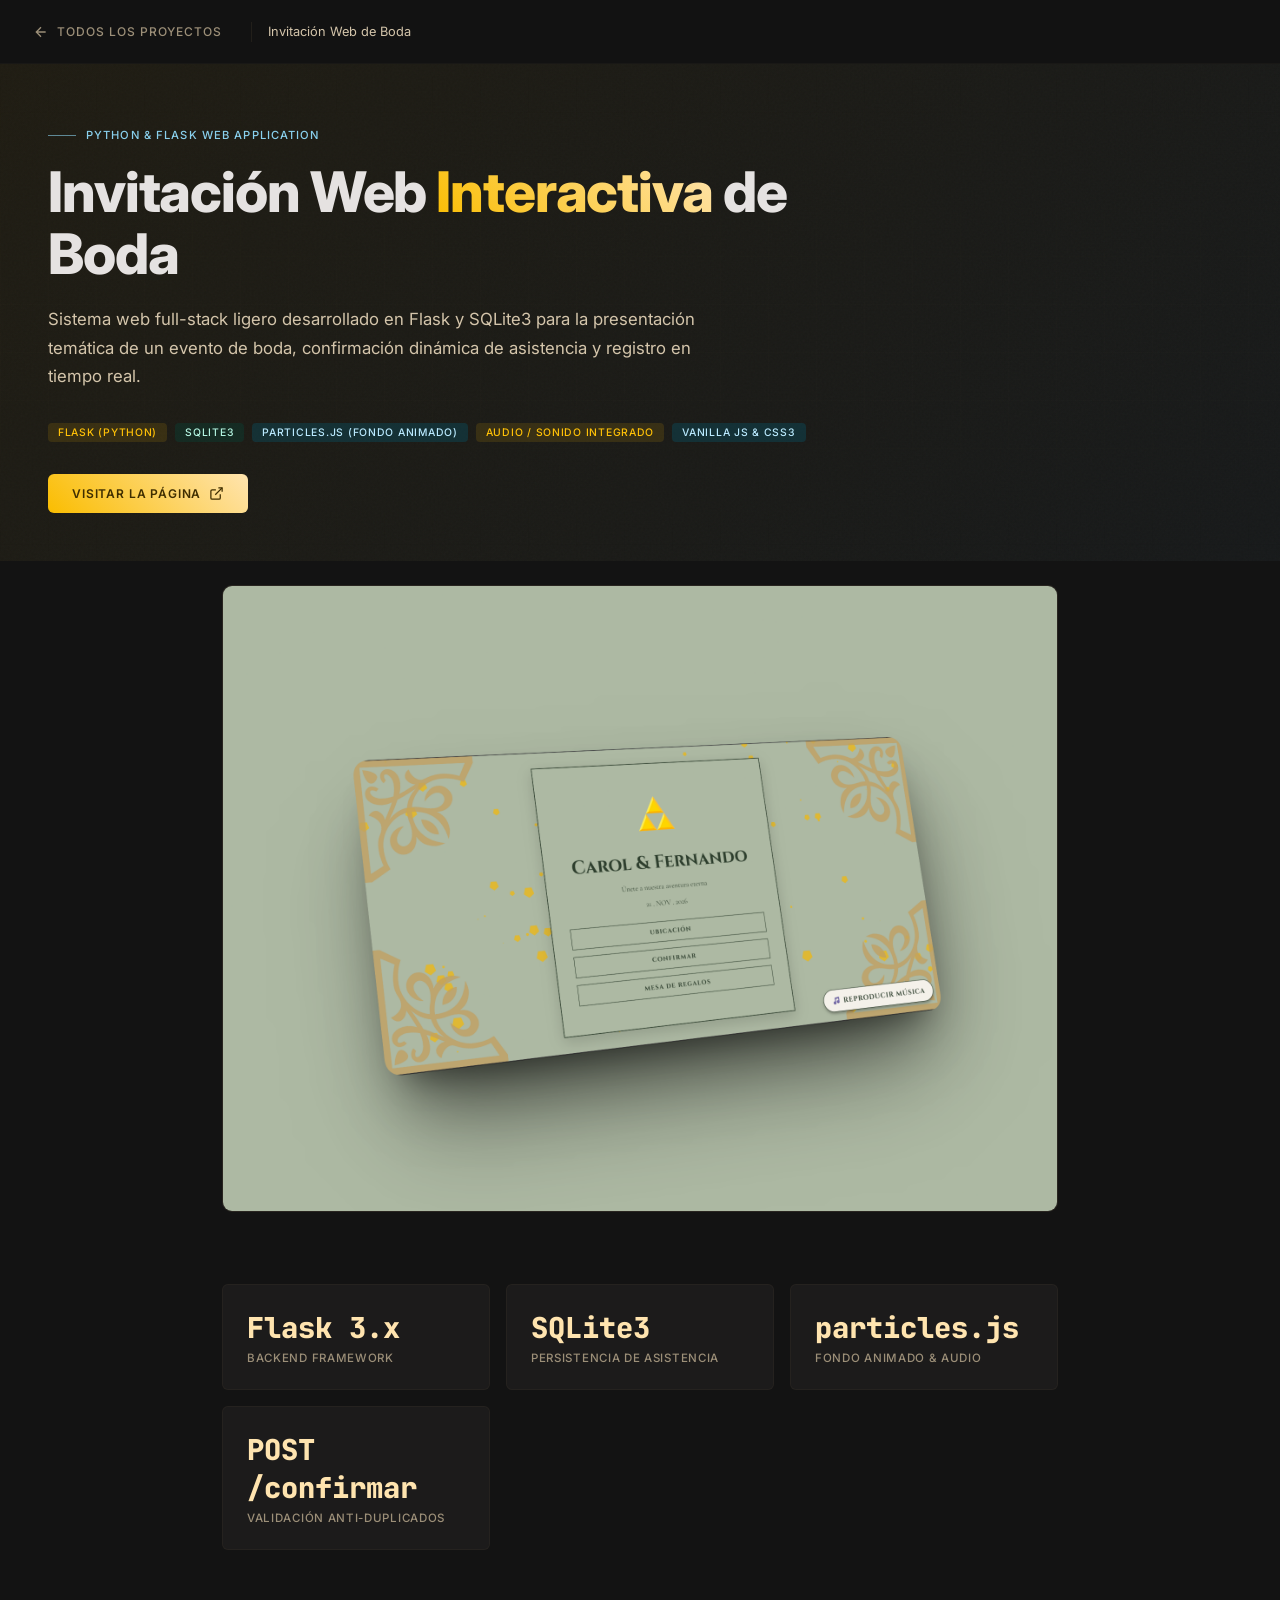
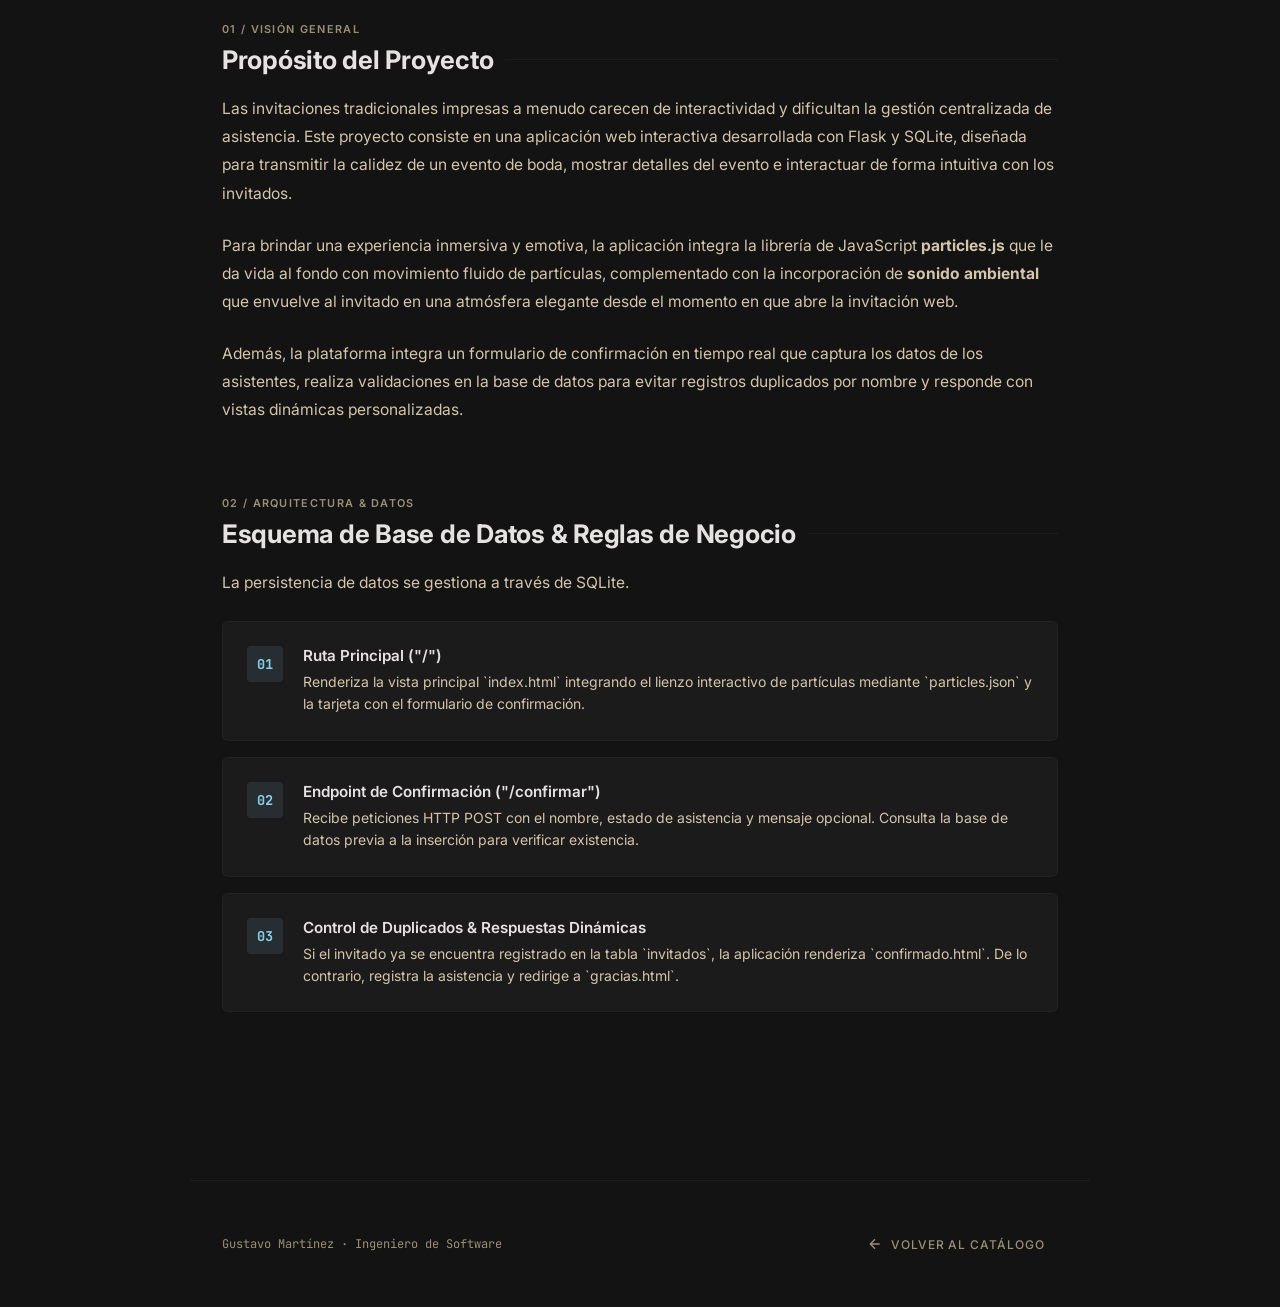
<file: pages/wedding_invitation_project_detail.html>
<!DOCTYPE html>
<html lang="es">

<head>
  <meta charset="UTF-8">
  <meta name="viewport" content="width=device-width, initial-scale=1.0">
  <title>Invitación Web de Boda – Proyecto</title>
  <link rel="icon" type="image/svg+xml" href="../src/styles/imgs/favicon.svg">
  <link rel="preconnect" href="https://fonts.googleapis.com">
  <link
    href="https://fonts.googleapis.com/css2?family=Inter:wght@400;500;600;700;800&family=JetBrains+Mono:wght@400;500&display=swap"
    rel="stylesheet">
  <style>
    :root {
      --surface: #131313;
      --surface-low: #1C1B1B;
      --surface-high: #2A2A2A;
      --surface-highest: #353534;
      --primary: #FFE4AF;
      --primary-dim: #FABD00;
      --primary-container: #FFC107;
      --secondary: #89D0ED;
      --tertiary: #B3F4E1;
      --on-surface: #E5E2E1;
      --on-surface-variant: #D4C5AB;
      --outline: #9C8F78;
      --radius: 4px;
      --radius-md: 6px;
      --radius-lg: 10px;
      --font: 'Inter', system-ui, sans-serif;
      --mono: 'JetBrains Mono', monospace;
      --gold-grad: linear-gradient(45deg, #FABD00, #FFE4AF);
    }

    *,
    *::before,
    *::after {
      box-sizing: border-box;
      margin: 0;
      padding: 0
    }

    html {
      font-size: 16px;
      -webkit-font-smoothing: antialiased
    }

    body {
      font-family: var(--font);
      background: var(--surface);
      color: var(--on-surface);
      overflow-x: hidden
    }

    img {
      display: block;
      max-width: 100%
    }

    a {
      color: inherit;
      text-decoration: none
    }

    ul {
      list-style: none
    }

    /* ── NAV ── */
    .pnav {
      position: sticky;
      top: 0;
      z-index: 100;
      height: 64px;
      background: rgba(19, 19, 19, .85);
      backdrop-filter: blur(20px);
      border-bottom: 1px solid rgba(79, 70, 50, .12);
      display: flex;
      align-items: center;
      padding: 0 32px;
      gap: 16px
    }

    .pnav__back {
      display: inline-flex;
      align-items: center;
      gap: 8px;
      font-size: .75rem;
      font-weight: 500;
      letter-spacing: .08em;
      text-transform: uppercase;
      color: var(--outline);
      transition: all .2s;
      cursor: pointer;
      text-decoration: none;
      padding: 6px 12px;
      margin-left: -12px;
      border-radius: var(--radius-md);
      border: 1px solid transparent;
      background: transparent
    }

    .pnav__back:hover {
      color: var(--on-surface);
      background: rgba(255, 255, 255, 0.06);
      border-color: rgba(255, 255, 255, 0.1)
    }

    .pnav__back svg {
      width: 16px;
      height: 16px;
      flex-shrink: 0
    }

    .pnav__sep {
      width: 1px;
      height: 20px;
      background: rgba(79, 70, 50, .25)
    }

    .pnav__title {
      font-size: .8rem;
      color: var(--on-surface-variant);
      font-weight: 400
    }

    /* ── HERO ── */
    .phero {
      position: relative;
      min-height: 480px;
      display: flex;
      align-items: flex-end;
      overflow: hidden
    }

    .phero__bg-fallback {
      position: absolute;
      inset: 0;
      background: linear-gradient(135deg, rgba(250, 189, 0, .05) 0%, rgba(137, 208, 237, .03) 100%)
    }

    .phero__grid-lines {
      position: absolute;
      inset: 0;
      background-image: linear-gradient(rgba(79, 70, 50, .06) 1px, transparent 1px), linear-gradient(90deg, rgba(79, 70, 50, .06) 1px, transparent 1px);
      background-size: 48px 48px;
      mask-image: linear-gradient(to bottom, transparent, rgba(0, 0, 0, .5) 40%, rgba(0, 0, 0, .5) 70%, transparent)
    }

    .phero__noise {
      position: absolute;
      inset: 0;
      opacity: .025;
      background-image: url("data:image/svg+xml,%3Csvg viewBox='0 0 256 256' xmlns='http://www.w3.org/2000/svg'%3E%3Cfilter id='noise'%3E%3CfeTurbulence type='fractalNoise' baseFrequency='0.9' numOctaves='4' stitchTiles='stitch'/%3E%3C/filter%3E%3Crect width='100%25' height='100%25' filter='url(%23noise)'/%3E%3C/svg%3E")
    }

    .phero__content {
      position: relative;
      z-index: 1;
      padding: 64px 48px 48px;
      width: 100%;
      max-width: 900px
    }

    .phero__eyebrow {
      display: flex;
      align-items: center;
      gap: 10px;
      font-size: .7rem;
      font-weight: 500;
      letter-spacing: .1em;
      text-transform: uppercase;
      color: var(--secondary);
      margin-bottom: 20px
    }

    .phero__eyebrow::before {
      content: '';
      width: 28px;
      height: 1px;
      background: var(--secondary);
      opacity: .6
    }

    .phero__title {
      font-size: clamp(2rem, 5vw, 3.5rem);
      font-weight: 800;
      letter-spacing: -.02em;
      line-height: 1.1;
      color: var(--on-surface);
      margin-bottom: 20px
    }

    .phero__title .gold {
      background: var(--gold-grad);
      -webkit-background-clip: text;
      -webkit-text-fill-color: transparent;
      background-clip: text
    }

    .phero__desc {
      font-size: 1.05rem;
      color: var(--on-surface-variant);
      line-height: 1.7;
      max-width: 60ch;
      margin-bottom: 32px
    }

    .phero__tags {
      display: flex;
      flex-wrap: wrap;
      gap: 8px;
      margin-bottom: 32px
    }

    .tag {
      display: inline-flex;
      align-items: center;
      font-size: .65rem;
      font-weight: 500;
      letter-spacing: .07em;
      text-transform: uppercase;
      padding: 3px 10px;
      border-radius: var(--radius);
      background: rgba(0, 98, 123, .3);
      color: #BAEAFF;
      transition: background .2s
    }

    .tag--gold {
      background: rgba(250, 189, 0, .12);
      color: var(--primary-container)
    }

    .tag--teal {
      background: rgba(0, 77, 64, .3);
      color: var(--tertiary)
    }

    .phero__actions {
      display: flex;
      gap: 12px;
      flex-wrap: wrap;
      margin-top: 24px;
    }

    .btn {
      display: inline-flex;
      align-items: center;
      gap: 8px;
      font-family: var(--font);
      font-size: .75rem;
      font-weight: 600;
      letter-spacing: .07em;
      text-transform: uppercase;
      border-radius: var(--radius-md);
      padding: 12px 24px;
      transition: all .2s;
      cursor: pointer;
      border: none;
      white-space: nowrap;
      text-decoration: none;
    }

    .btn-primary {
      background: var(--gold-grad);
      color: #3F2E00;
    }

    .btn-primary:hover {
      filter: brightness(1.1);
      transform: translateY(-2px);
      box-shadow: 0 4px 16px rgba(250, 189, 0, 0.25);
    }

    /* ── MAIN CONTENT ── */
    .pmain {
      max-width: 900px;
      margin: 0 auto;
      padding: 0 32px 96px
    }

    .sec {
      margin-bottom: 72px
    }

    .sec-label {
      font-size: .68rem;
      font-weight: 600;
      letter-spacing: .12em;
      text-transform: uppercase;
      color: var(--outline);
      margin-bottom: 8px;
      display: block
    }

    .sec-title {
      font-size: 1.6rem;
      font-weight: 700;
      letter-spacing: -.01em;
      color: var(--on-surface);
      margin-bottom: 20px;
      display: flex;
      align-items: center;
      gap: 12px
    }

    .sec-title::after {
      content: '';
      flex: 1;
      height: 1px;
      background: rgba(79, 70, 50, .2)
    }

    .sec-body {
      font-size: .975rem;
      color: var(--on-surface-variant);
      line-height: 1.8;
      margin-bottom: 24px
    }

    /* IMAGE CONTAINER WITH SLOT & FALLBACK */
    .img-container {
      position: relative;
      border-radius: var(--radius-lg);
      overflow: hidden;
      border: 1px solid rgba(79, 70, 50, .25);
      background: var(--surface-low);
      margin-top: 24px;
      margin-bottom: 72px;
    }

    .img-container img {
      width: 100%;
      height: auto;
      object-fit: cover
    }

    /* CARDS & METRICS GRID */
    .metrics-grid {
      display: grid;
      grid-template-columns: repeat(auto-fit, minmax(200px, 1fr));
      gap: 16px;
      margin-bottom: 72px
    }

    .mcard {
      background: var(--surface-low);
      border: 1px solid rgba(79, 70, 50, .18);
      border-radius: var(--radius-md);
      padding: 24px;
      position: relative;
      overflow: hidden;
      transition: border-color .2s
    }

    .mcard:hover {
      border-color: rgba(250, 189, 0, .3)
    }

    .mcard__val {
      font-size: 1.8rem;
      font-weight: 800;
      color: var(--primary);
      margin-bottom: 4px;
      font-family: var(--mono)
    }

    .mcard__label {
      font-size: .72rem;
      font-weight: 500;
      letter-spacing: .06em;
      text-transform: uppercase;
      color: var(--outline)
    }

    /* ARCHITECTURE STEPS */
    .psteps {
      display: grid;
      gap: 16px
    }

    .pstep {
      display: flex;
      gap: 20px;
      background: var(--surface-low);
      border: 1px solid rgba(79, 70, 50, .15);
      border-radius: var(--radius-md);
      padding: 24px
    }

    .pstep__num {
      font-family: var(--mono);
      font-size: .85rem;
      font-weight: 700;
      color: var(--secondary);
      background: rgba(137, 208, 237, .1);
      width: 36px;
      height: 36px;
      border-radius: var(--radius);
      display: flex;
      align-items: center;
      justify-content: center;
      flex-shrink: 0
    }

    .pstep__content {
      flex: 1
    }

    .pstep__title {
      font-size: .95rem;
      font-weight: 600;
      color: var(--on-surface);
      margin-bottom: 6px
    }

    .pstep__text {
      font-size: .875rem;
      color: var(--on-surface-variant);
      line-height: 1.6
    }

    /* CODE / SCHEMA BOX */
    .code-box {
      background: #0E0E0E;
      border: 1px solid rgba(79, 70, 50, .25);
      border-radius: var(--radius-md);
      padding: 20px;
      font-family: var(--mono);
      font-size: .825rem;
      color: var(--secondary);
      overflow-x: auto;
      line-height: 1.6;
      margin-bottom: 24px
    }

    /* FOOTER */
    .pfooter {
      border-top: 1px solid rgba(79, 70, 50, .2);
      padding: 48px 32px;
      display: flex;
      align-items: center;
      justify-content: space-between;
      gap: 20px;
      flex-wrap: wrap;
      max-width: 900px;
      margin: 0 auto
    }

    .pfooter__label {
      font-size: .75rem;
      color: var(--outline);
      font-family: var(--mono)
    }

    @media(max-width:640px) {
      .pnav {
        padding: 0 16px
      }

      .phero__content {
        padding: 40px 20px 32px
      }

      .pmain {
        padding: 0 20px 64px
      }

      .pstep {
        flex-direction: column;
        gap: 12px
      }
    }
  </style>
</head>

<body>

  <nav class="pnav">
    <a href="projects.html" class="pnav__back">
      <svg viewBox="0 0 24 24" fill="none" stroke="currentColor" stroke-width="2">
        <path d="M19 12H5M12 19l-7-7 7-7" />
      </svg>
      Todos los proyectos
    </a>
    <div class="pnav__sep"></div>
    <span class="pnav__title">Invitación Web de Boda</span>
  </nav>

  <header class="phero">
    <div class="phero__bg-fallback"></div>
    <div class="phero__grid-lines"></div>
    <div class="phero__noise"></div>
    <div class="phero__content">
      <div class="phero__eyebrow">Python & Flask Web Application</div>
      <h1 class="phero__title">Invitación Web <span class="gold">Interactiva</span> de Boda</h1>
      <p class="phero__desc">
        Sistema web full-stack ligero desarrollado en Flask y SQLite3 para la presentación temática de un evento de
        boda, confirmación dinámica de asistencia y registro en tiempo real.
      </p>
      <div class="phero__tags">
        <span class="tag tag--gold">Flask (Python)</span>
        <span class="tag tag--teal">SQLite3</span>
        <span class="tag">particles.js (Fondo Animado)</span>
        <span class="tag tag--gold">Audio / Sonido Integrado</span>
        <span class="tag">Vanilla JS & CSS3</span>
      </div>
      <div class="phero__actions">
        <a href="https://interactive-web-invitation.onrender.com/" target="_blank" rel="noopener noreferrer" class="btn btn-primary">
          Visitar la página
          <svg width="15" height="15" viewBox="0 0 24 24" fill="none" stroke="currentColor" stroke-width="2"><path d="M18 13v6a2 2 0 0 1-2 2H5a2 2 0 0 1-2-2V8a2 2 0 0 1 2-2h6"/><polyline points="15 3 21 3 21 9"/><line x1="10" y1="14" x2="21" y2="3"/></svg>
        </a>
      </div>
    </div>
  </header>

  <main class="pmain">

    <!-- CONTENEDOR CON SLOT PARA LA FOTO DEL PROYECTO -->
    <div class="img-container">
      <img id="weddingImg" src="../src/styles/imgs/BodaPrecentacion.png" alt="Vista previa de la Invitación Web de Boda">
    </div>

    <!-- METRICS -->
    <div class="metrics-grid">
      <div class="mcard">
        <div class="mcard__val">Flask 3.x</div>
        <div class="mcard__label">Backend Framework</div>
      </div>
      <div class="mcard">
        <div class="mcard__val">SQLite3</div>
        <div class="mcard__label">Persistencia de Asistencia</div>
      </div>
      <div class="mcard">
        <div class="mcard__val">particles.js</div>
        <div class="mcard__label">Fondo Animado & Audio</div>
      </div>
      <div class="mcard">
        <div class="mcard__val">POST /confirmar</div>
        <div class="mcard__label">Validación Anti-Duplicados</div>
      </div>
    </div>

    <!-- SECCIÓN: OVERVIEW -->
    <section class="sec">
      <span class="sec-label">01 / Visión General</span>
      <h2 class="sec-title">Propósito del Proyecto</h2>
      <p class="sec-body">
        Las invitaciones tradicionales impresas a menudo carecen de interactividad y dificultan la gestión centralizada
        de asistencia. Este proyecto consiste en una aplicación web interactiva desarrollada con Flask y SQLite,
        diseñada para transmitir la calidez de un evento de boda, mostrar detalles del evento e interactuar de forma
        intuitiva con los invitados.
      </p>
      <p class="sec-body">
        Para brindar una experiencia inmersiva y emotiva, la aplicación integra la librería de JavaScript <strong>particles.js</strong>
        que le da vida al fondo con movimiento fluido de partículas, complementado con la incorporación de <strong>sonido ambiental</strong>
        que envuelve al invitado en una atmósfera elegante desde el momento en que abre la invitación web.
      </p>
      <p class="sec-body">
        Además, la plataforma integra un formulario de confirmación en tiempo real que captura los datos de los asistentes,
        realiza validaciones en la base de datos para evitar registros duplicados por nombre y responde con vistas
        dinámicas personalizadas.
      </p>
    </section>

    <!-- SECCIÓN: LÓGICA DE NEGOCIO Y BASE DE DATOS -->
    <section class="sec">
      <span class="sec-label">02 / Arquitectura & Datos</span>
      <h2 class="sec-title">Esquema de Base de Datos & Reglas de Negocio</h2>
      <p class="sec-body">
        La persistencia de datos se gestiona a través de SQLite.
      </p>

      <div class="psteps">
        <div class="pstep">
          <div class="pstep__num">01</div>
          <div class="pstep__content">
            <div class="pstep__title">Ruta Principal ("/")</div>
            <div class="pstep__text">Renderiza la vista principal `index.html` integrando el lienzo interactivo de
              partículas mediante `particles.json` y la tarjeta con el formulario de confirmación.</div>
          </div>
        </div>

        <div class="pstep">
          <div class="pstep__num">02</div>
          <div class="pstep__content">
            <div class="pstep__title">Endpoint de Confirmación ("/confirmar")</div>
            <div class="pstep__text">Recibe peticiones HTTP POST con el nombre, estado de asistencia y mensaje opcional.
              Consulta la base de datos previa a la inserción para verificar existencia.</div>
          </div>
        </div>

        <div class="pstep">
          <div class="pstep__num">03</div>
          <div class="pstep__content">
            <div class="pstep__title">Control de Duplicados & Respuestas Dinámicas</div>
            <div class="pstep__text">Si el invitado ya se encuentra registrado en la tabla `invitados`, la aplicación
              renderiza `confirmado.html`. De lo contrario, registra la asistencia y redirige a `gracias.html`.</div>
          </div>
        </div>
      </div>
    </section>


  </main>

  <footer class="pfooter">
    <span class="pfooter__label">Gustavo Martínez · Ingeniero de Software</span>
    <a href="projects.html" class="pnav__back">
      <svg viewBox="0 0 24 24" fill="none" stroke="currentColor" stroke-width="2">
        <path d="M19 12H5M12 19l-7-7 7-7" />
      </svg>
      Volver al catálogo
    </a>
  </footer>

</body>

</html>
</file>
